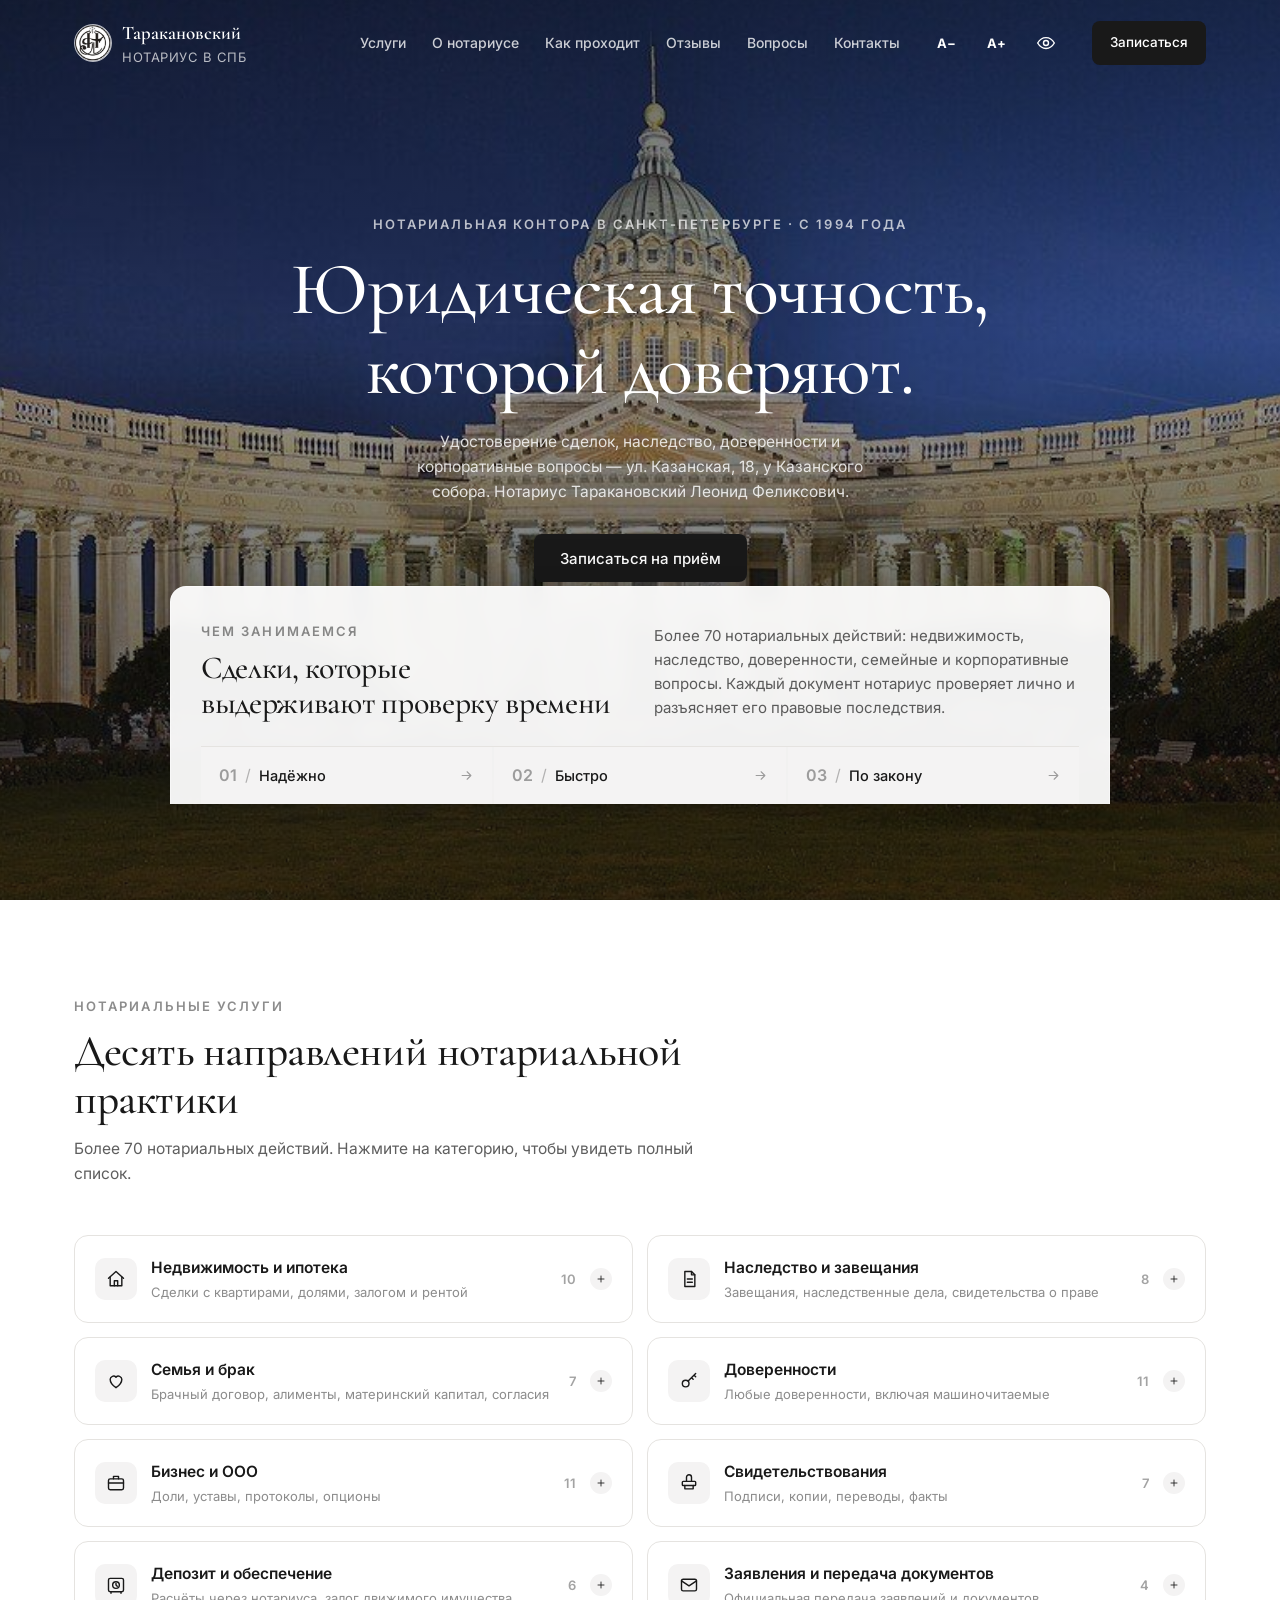
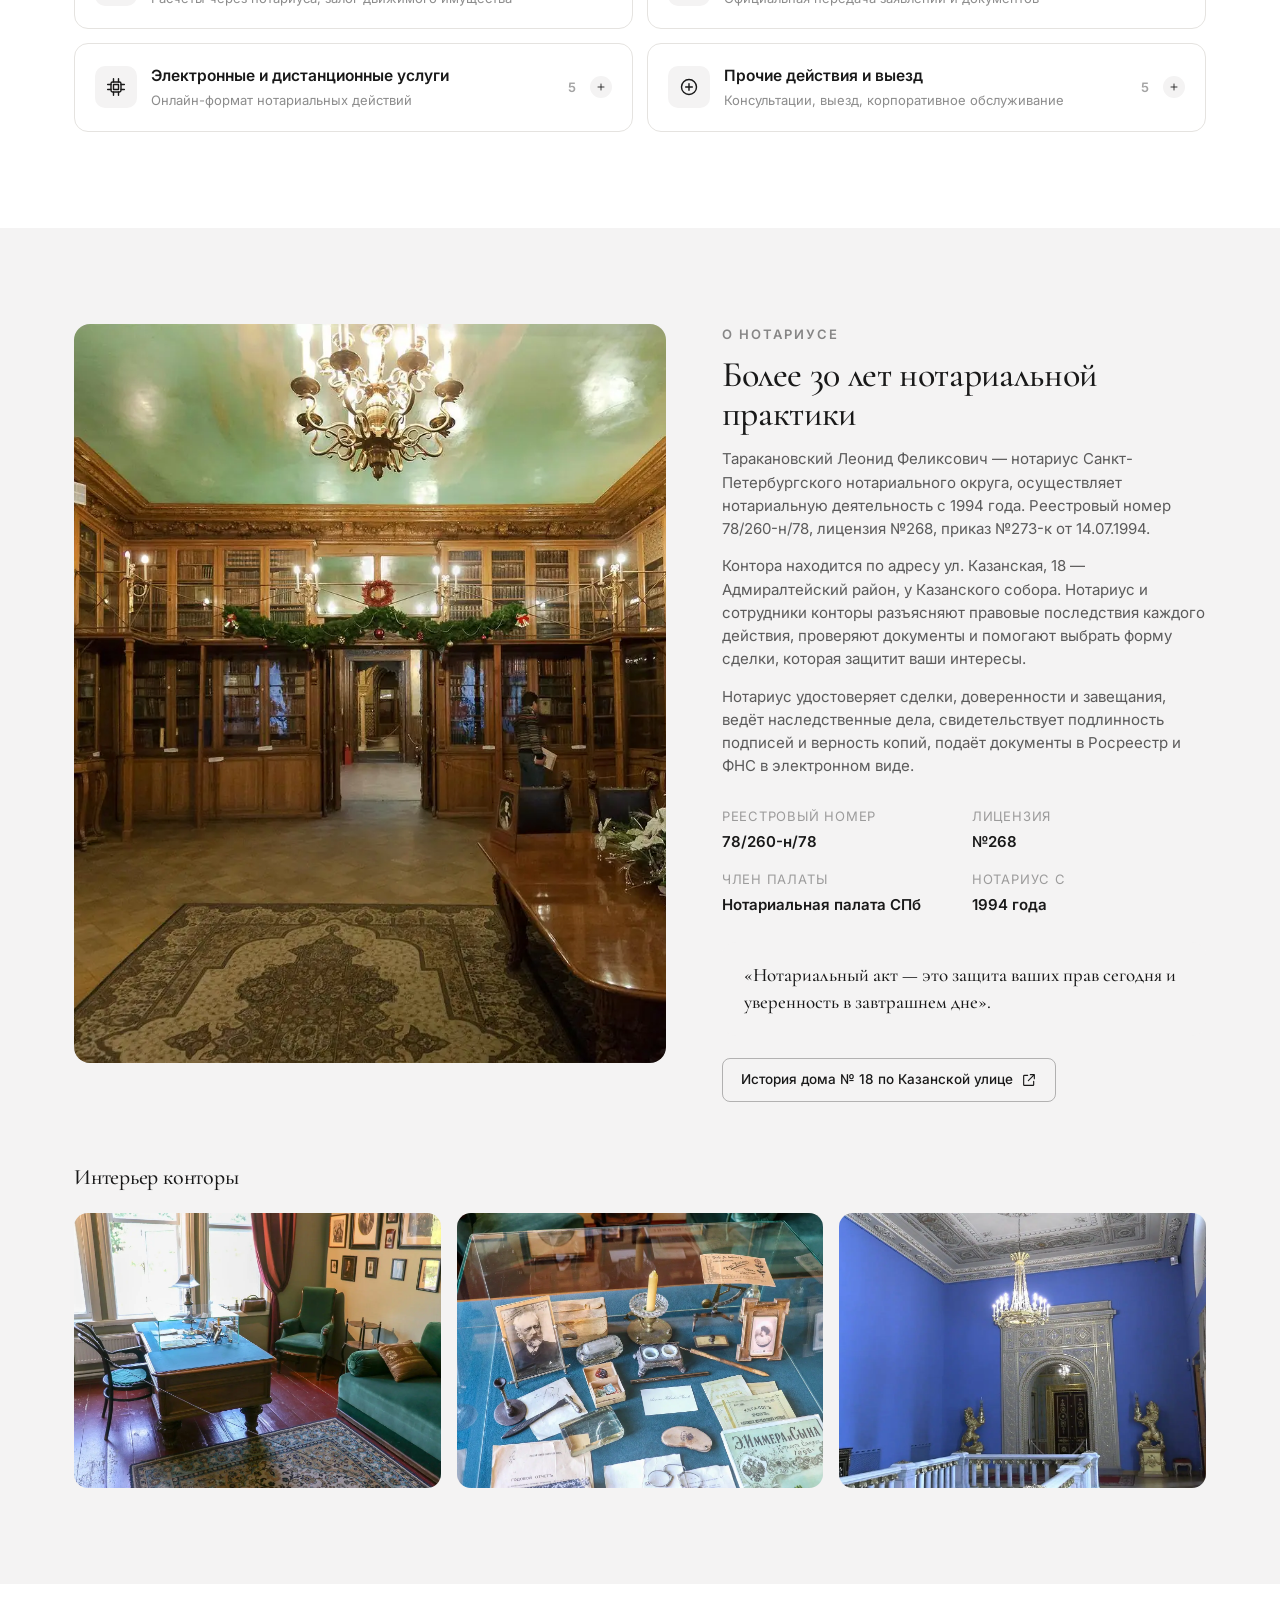
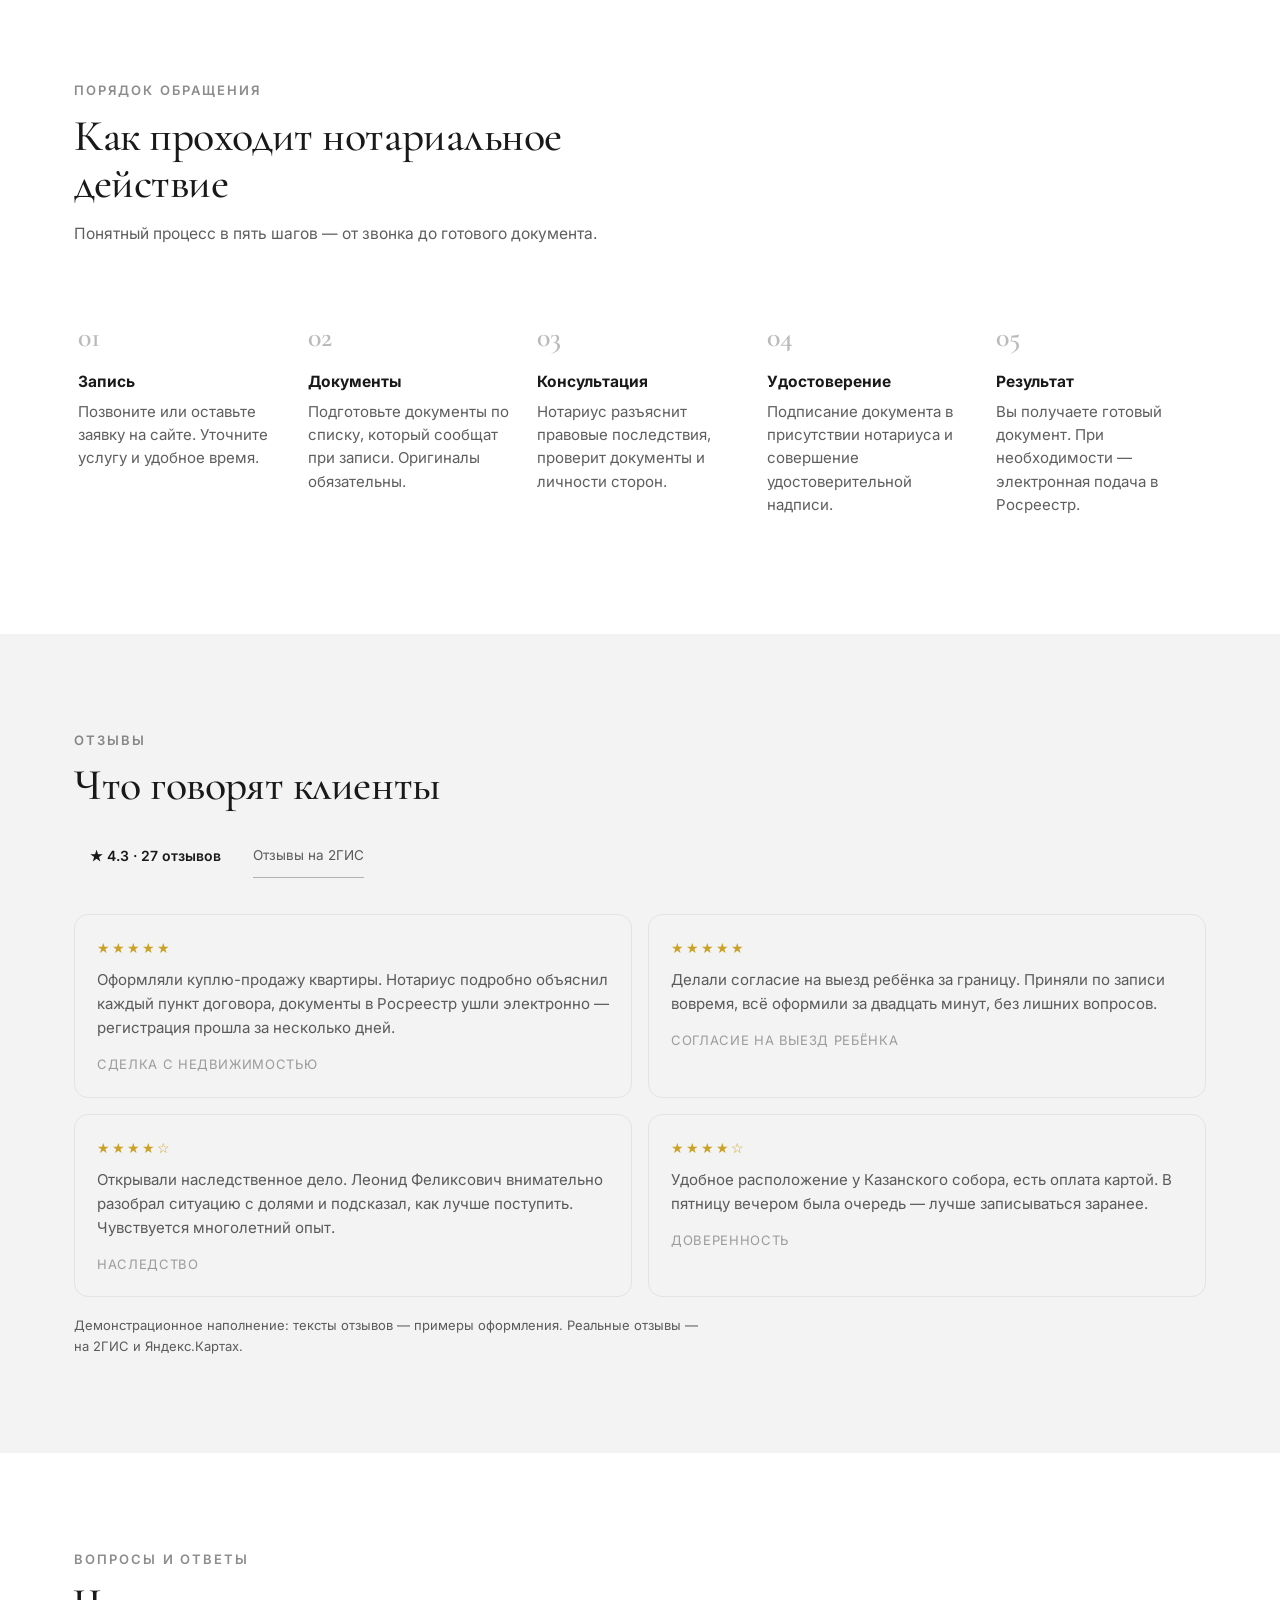
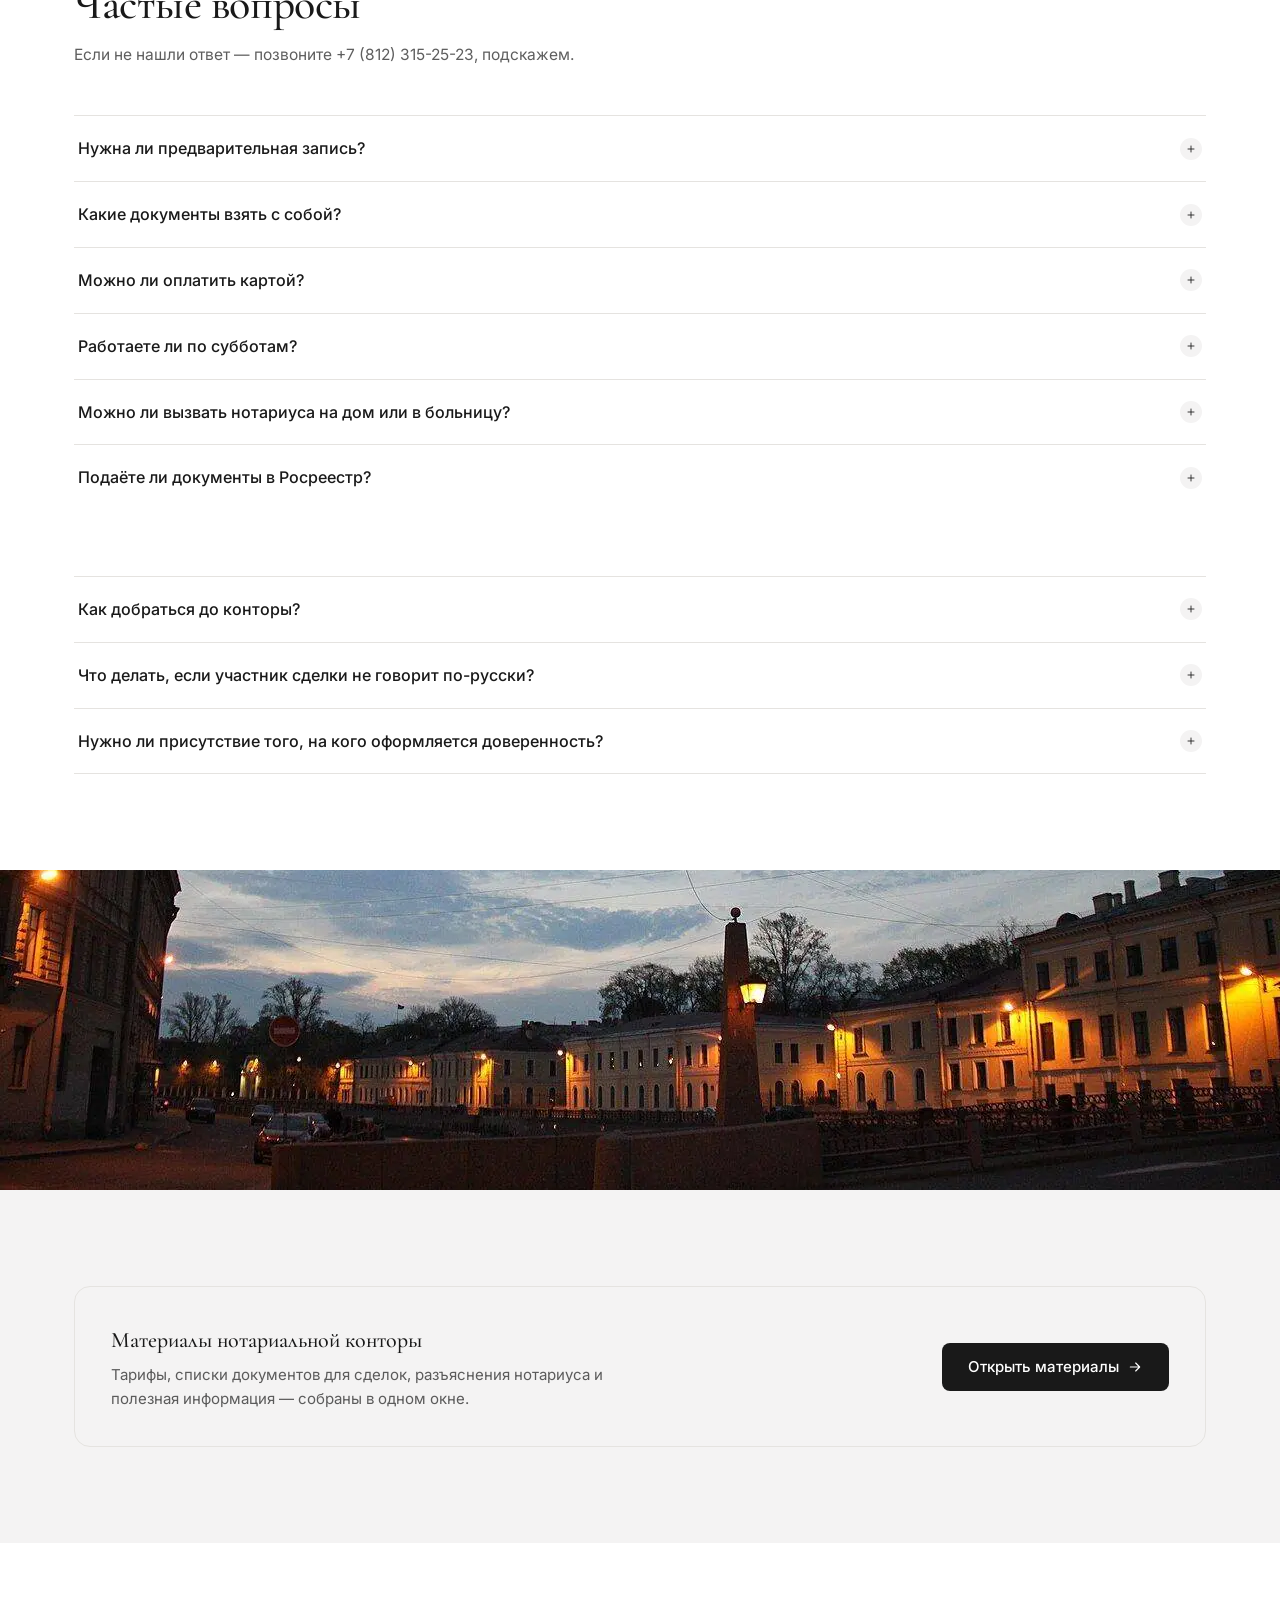
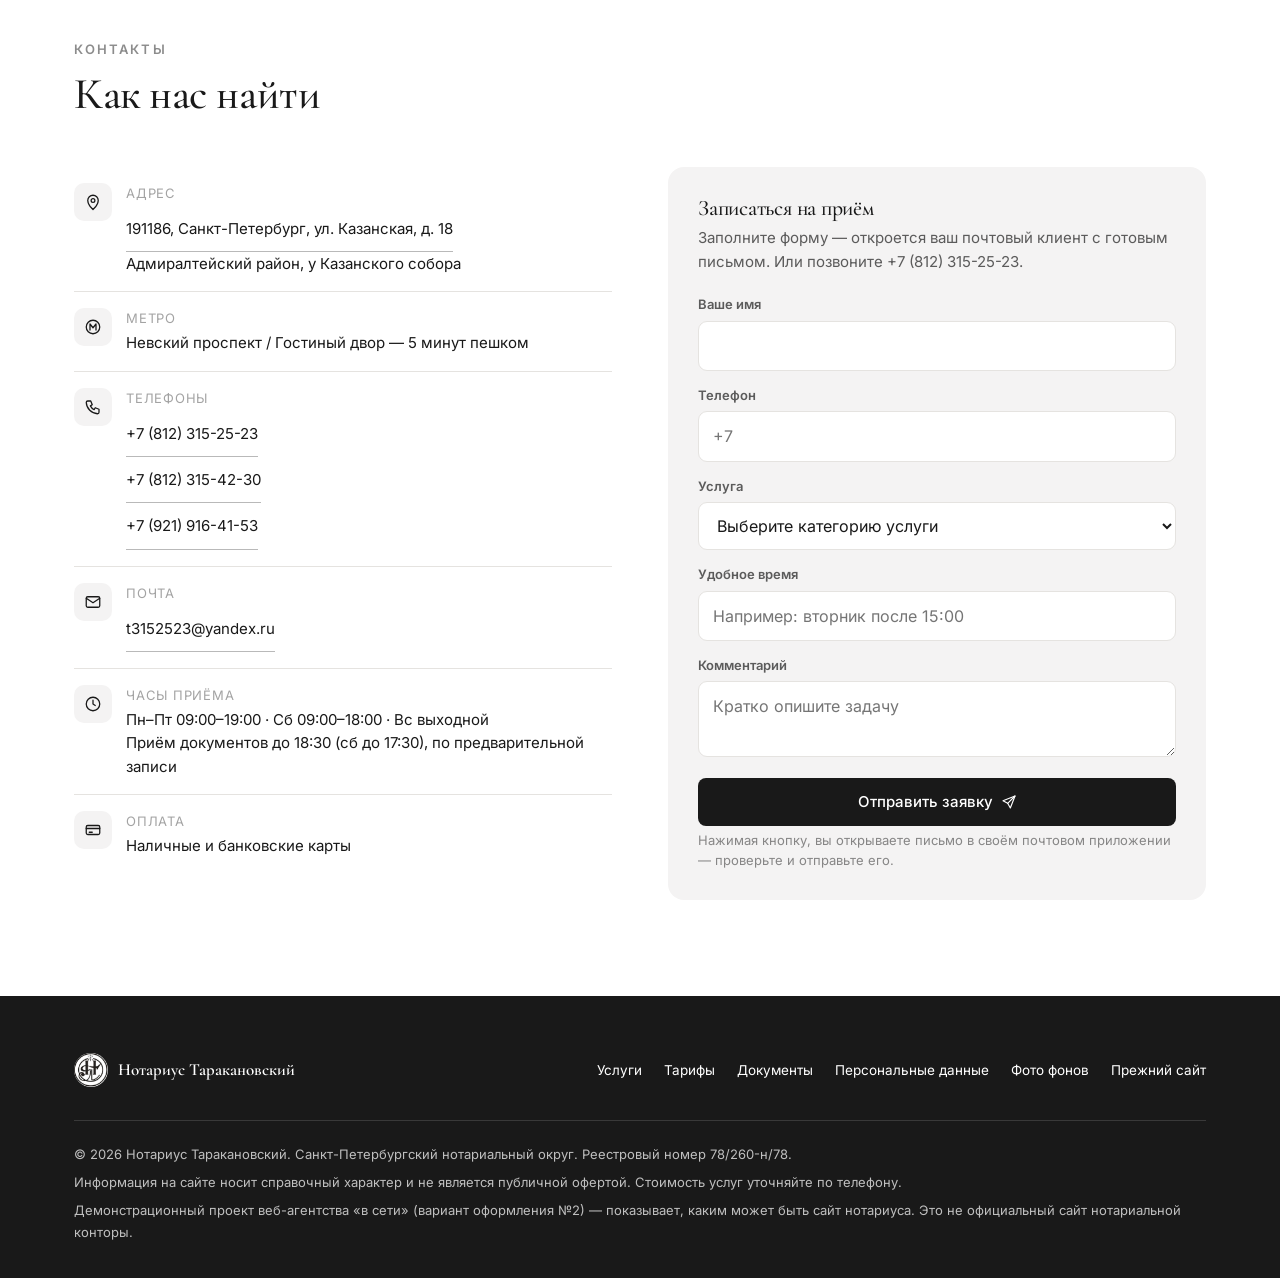
<file: index.html>
<!DOCTYPE html>
<html lang="ru">
<head>
<meta charset="utf-8">
<meta name="viewport" content="width=device-width, initial-scale=1, viewport-fit=cover">
<title>Нотариус Таракановский Л. Ф. — ул. Казанская, 18, СПб</title>
<meta name="description" content="Нотариус Таракановский Л. Ф., ул. Казанская, 18, Санкт-Петербург. Пн–пт 09:00–19:00, сб 09:00–18:00. Наследство, доверенности, сделки с недвижимостью, ООО. Запись: +7 (812) 315-25-23.">
<meta name="robots" content="noindex, nofollow, noarchive">
<meta name="geo.region" content="RU-SPE">
<meta name="geo.placename" content="Санкт-Петербург">
<meta name="geo.position" content="59.9334;30.3204">
<meta name="ICBM" content="59.9334, 30.3204">
<link rel="canonical" href="https://v2-tarakanovsky.vseti-site.ru/">
<meta property="og:type" content="website">
<meta property="og:locale" content="ru_RU">
<meta property="og:site_name" content="Нотариус Таракановский">
<meta property="og:title" content="Нотариус Таракановский Л. Ф. — ул. Казанская, 18, СПб">
<meta property="og:description" content="Нотариус Таракановский Л. Ф., ул. Казанская, 18, Санкт-Петербург. Пн–пт 09:00–19:00, сб 09:00–18:00. Наследство, доверенности, сделки с недвижимостью, ООО. Запись: +7 (812) 315-25-23.">
<meta property="og:url" content="https://v2-tarakanovsky.vseti-site.ru/">
<meta property="og:image" content="https://v2-tarakanovsky.vseti-site.ru/img/kazan_cathedral.jpg">
<meta name="twitter:card" content="summary_large_image">
<meta name="twitter:title" content="Нотариус Таракановский Л. Ф. — ул. Казанская, 18, СПб">
<meta name="twitter:description" content="Нотариус Таракановский Л. Ф., ул. Казанская, 18, Санкт-Петербург. Наследство, доверенности, сделки, ООО. Запись: +7 (812) 315-25-23.">
<meta name="twitter:image" content="https://v2-tarakanovsky.vseti-site.ru/img/kazan_cathedral.jpg">
<meta name="theme-color" content="#191919">
<link rel="icon" href="img/logo.jpg">
<link rel="apple-touch-icon" href="img/logo.jpg">
<link rel="stylesheet" href="assets/fonts.css">
<link rel="stylesheet" href="assets/style.css">
<script type="application/ld+json">{"@context": "https://schema.org", "@type": ["Notary", "LegalService", "LocalBusiness"], "@id": "https://v2-tarakanovsky.vseti-site.ru/#org", "name": "Нотариус Таракановский Леонид Феликсович", "alternateName": ["Нотариус Таракановский"], "url": "https://v2-tarakanovsky.vseti-site.ru/", "image": "https://v2-tarakanovsky.vseti-site.ru/img/kazan_cathedral.jpg", "description": "Нотариус Таракановский Л. Ф., ул. Казанская, 18, Санкт-Петербург. Пн–пт 09:00–19:00, сб 09:00–18:00. Наследство, доверенности, сделки с недвижимостью, ООО. Запись: +7 (812) 315-25-23.", "telephone": ["+78123152523", "+78123154230", "+79219164153"], "email": "t3152523@yandex.ru", "address": {"@type": "PostalAddress", "streetAddress": "ул. Казанская, д. 18", "addressLocality": "Санкт-Петербург", "postalCode": "191186", "addressRegion": "Санкт-Петербург", "addressCountry": "RU"}, "geo": {"@type": "GeoCoordinates", "latitude": 59.9334, "longitude": 30.3204}, "hasMap": "https://yandex.ru/maps/?text=Нотариус%20Таракановский%20ул.%20Казанская%2018%20Санкт-Петербург", "openingHoursSpecification": [{"@type": "OpeningHoursSpecification", "dayOfWeek": ["Monday", "Tuesday", "Wednesday", "Thursday", "Friday"], "opens": "09:00", "closes": "19:00"}, {"@type": "OpeningHoursSpecification", "dayOfWeek": ["Saturday"], "opens": "09:00", "closes": "18:00"}], "areaServed": [{"@type": "City", "name": "Санкт-Петербург"}, {"@type": "State", "name": "Ленинградская область"}], "paymentAccepted": "Наличные и банковские карты", "currenciesAccepted": "RUB", "priceRange": "₽₽", "foundingDate": "1994", "sameAs": ["https://2gis.ru/spb/search/%D0%A2%D0%B0%D1%80%D0%B0%D0%BA%D0%B0%D0%BD%D0%BE%D0%B2%D1%81%D0%BA%D0%B8%D0%B9%20%D0%BD%D0%BE%D1%82%D0%B0%D1%80%D0%B8%D1%83%D1%81", "http://казанская18.рф"], "employee": {"@type": "Person", "name": "Таракановский Леонид Феликсович", "jobTitle": "Нотариус", "memberOf": {"@type": "Organization", "name": "Нотариальная палата Санкт-Петербурга"}, "identifier": "78/260-н/78"}, "hasOfferCatalog": {"@type": "OfferCatalog", "name": "Нотариальные услуги", "itemListElement": [{"@type": "OfferCatalog", "name": "Недвижимость и ипотека", "itemListElement": [{"@type": "Offer", "itemOffered": {"@type": "Service", "name": "Купля-продажа квартиры, дома, участка", "serviceType": "Недвижимость и ипотека"}}, {"@type": "Offer", "itemOffered": {"@type": "Service", "name": "Продажа доли в квартире", "serviceType": "Недвижимость и ипотека"}}, {"@type": "Offer", "itemOffered": {"@type": "Service", "name": "Дарение недвижимости", "serviceType": "Недвижимость и ипотека"}}, {"@type": "Offer", "itemOffered": {"@type": "Service", "name": "Договор ренты и пожизненного содержания с иждивением", "serviceType": "Недвижимость и ипотека"}}, {"@type": "Offer", "itemOffered": {"@type": "Service", "name": "Договор ипотеки доли в праве общей собственности", "serviceType": "Недвижимость и ипотека"}}, {"@type": "Offer", "itemOffered": {"@type": "Service", "name": "Уведомление сособственника о продаже доли", "serviceType": "Недвижимость и ипотека"}}, {"@type": "Offer", "itemOffered": {"@type": "Service", "name": "Соглашение об определении долей", "serviceType": "Недвижимость и ипотека"}}, {"@type": "Offer", "itemOffered": {"@type": "Service", "name": "Соглашение о порядке пользования помещением", "serviceType": "Недвижимость и ипотека"}}, {"@type": "Offer", "itemOffered": {"@type": "Service", "name": "Предварительный договор", "serviceType": "Недвижимость и ипотека"}}, {"@type": "Offer", "itemOffered": {"@type": "Service", "name": "Электронная подача документов в Росреестр", "serviceType": "Недвижимость и ипотека"}}]}, {"@type": "OfferCatalog", "name": "Наследство и завещания", "itemListElement": [{"@type": "Offer", "itemOffered": {"@type": "Service", "name": "Удостоверение завещания", "serviceType": "Наследство и завещания"}}, {"@type": "Offer", "itemOffered": {"@type": "Service", "name": "Совместное завещание супругов", "serviceType": "Наследство и завещания"}}, {"@type": "Offer", "itemOffered": {"@type": "Service", "name": "Наследственный договор", "serviceType": "Наследство и завещания"}}, {"@type": "Offer", "itemOffered": {"@type": "Service", "name": "Открытие и ведение наследственного дела", "serviceType": "Наследство и завещания"}}, {"@type": "Offer", "itemOffered": {"@type": "Service", "name": "Свидетельство о праве на наследство", "serviceType": "Наследство и завещания"}}, {"@type": "Offer", "itemOffered": {"@type": "Service", "name": "Соглашение о разделе наследственного имущества", "serviceType": "Наследство и завещания"}}, {"@type": "Offer", "itemOffered": {"@type": "Service", "name": "Принятие мер по охране наследства", "serviceType": "Наследство и завещания"}}, {"@type": "Offer", "itemOffered": {"@type": "Service", "name": "Выезд к завещателю на дом или в больницу", "serviceType": "Наследство и завещания"}}]}, {"@type": "OfferCatalog", "name": "Семья и брак", "itemListElement": [{"@type": "Offer", "itemOffered": {"@type": "Service", "name": "Брачный договор", "serviceType": "Семья и брак"}}, {"@type": "Offer", "itemOffered": {"@type": "Service", "name": "Соглашение о разделе совместно нажитого имущества", "serviceType": "Семья и брак"}}, {"@type": "Offer", "itemOffered": {"@type": "Service", "name": "Соглашение об уплате алиментов", "serviceType": "Семья и брак"}}, {"@type": "Offer", "itemOffered": {"@type": "Service", "name": "Оформление материнского капитала в долевую собственность", "serviceType": "Семья и брак"}}, {"@type": "Offer", "itemOffered": {"@type": "Service", "name": "Согласие супруга на сделку", "serviceType": "Семья и брак"}}, {"@type": "Offer", "itemOffered": {"@type": "Service", "name": "Согласие на выезд ребёнка за границу", "serviceType": "Семья и брак"}}, {"@type": "Offer", "itemOffered": {"@type": "Service", "name": "Согласие на регистрацию по месту жительства", "serviceType": "Семья и брак"}}]}, {"@type": "OfferCatalog", "name": "Доверенности", "itemListElement": [{"@type": "Offer", "itemOffered": {"@type": "Service", "name": "Генеральная доверенность", "serviceType": "Доверенности"}}, {"@type": "Offer", "itemOffered": {"@type": "Service", "name": "На управление и распоряжение автомобилем", "serviceType": "Доверенности"}}, {"@type": "Offer", "itemOffered": {"@type": "Service", "name": "На управление квартирой", "serviceType": "Доверенности"}}, {"@type": "Offer", "itemOffered": {"@type": "Service", "name": "На представление интересов в суде", "serviceType": "Доверенности"}}, {"@type": "Offer", "itemOffered": {"@type": "Service", "name": "На представление интересов несовершеннолетнего", "serviceType": "Доверенности"}}, {"@type": "Offer", "itemOffered": {"@type": "Service", "name": "На получение пенсии и пособий", "serviceType": "Доверенности"}}, {"@type": "Offer", "itemOffered": {"@type": "Service", "name": "На ведение наследственного дела", "serviceType": "Доверенности"}}, {"@type": "Offer", "itemOffered": {"@type": "Service", "name": "На получение документов", "serviceType": "Доверенности"}}, {"@type": "Offer", "itemOffered": {"@type": "Service", "name": "На распоряжение банковским счётом", "serviceType": "Доверенности"}}, {"@type": "Offer", "itemOffered": {"@type": "Service", "name": "Машиночитаемая доверенность (МЧД)", "serviceType": "Доверенности"}}, {"@type": "Offer", "itemOffered": {"@type": "Service", "name": "Отмена доверенности", "serviceType": "Доверенности"}}]}, {"@type": "OfferCatalog", "name": "Бизнес и ООО", "itemListElement": [{"@type": "Offer", "itemOffered": {"@type": "Service", "name": "Купля-продажа доли в уставном капитале ООО", "serviceType": "Бизнес и ООО"}}, {"@type": "Offer", "itemOffered": {"@type": "Service", "name": "Дарение доли в уставном капитале", "serviceType": "Бизнес и ООО"}}, {"@type": "Offer", "itemOffered": {"@type": "Service", "name": "Залог доли", "serviceType": "Бизнес и ООО"}}, {"@type": "Offer", "itemOffered": {"@type": "Service", "name": "Удостоверение решения единственного участника", "serviceType": "Бизнес и ООО"}}, {"@type": "Offer", "itemOffered": {"@type": "Service", "name": "Удостоверение протокола общего собрания участников", "serviceType": "Бизнес и ООО"}}, {"@type": "Offer", "itemOffered": {"@type": "Service", "name": "Акцепт безотзывной оферты о продаже доли", "serviceType": "Бизнес и ООО"}}, {"@type": "Offer", "itemOffered": {"@type": "Service", "name": "Опционный договор и соглашение о предоставлении опциона", "serviceType": "Бизнес и ООО"}}, {"@type": "Offer", "itemOffered": {"@type": "Service", "name": "Договор конвертируемого займа", "serviceType": "Бизнес и ООО"}}, {"@type": "Offer", "itemOffered": {"@type": "Service", "name": "Заявление о выходе участника из ООО", "serviceType": "Бизнес и ООО"}}, {"@type": "Offer", "itemOffered": {"@type": "Service", "name": "Договор инвестиционного товарищества", "serviceType": "Бизнес и ООО"}}, {"@type": "Offer", "itemOffered": {"@type": "Service", "name": "Соглашение об управлении хозяйственным партнёрством", "serviceType": "Бизнес и ООО"}}]}, {"@type": "OfferCatalog", "name": "Свидетельствования", "itemListElement": [{"@type": "Offer", "itemOffered": {"@type": "Service", "name": "Свидетельствование подлинности подписи", "serviceType": "Свидетельствования"}}, {"@type": "Offer", "itemOffered": {"@type": "Service", "name": "Свидетельствование верности копий документов и выписок", "serviceType": "Свидетельствования"}}, {"@type": "Offer", "itemOffered": {"@type": "Service", "name": "Свидетельствование верности перевода", "serviceType": "Свидетельствования"}}, {"@type": "Offer", "itemOffered": {"@type": "Service", "name": "Удостоверение времени предъявления документа", "serviceType": "Свидетельствования"}}, {"@type": "Offer", "itemOffered": {"@type": "Service", "name": "Удостоверение равнозначности электронного и бумажного документа", "serviceType": "Свидетельствования"}}, {"@type": "Offer", "itemOffered": {"@type": "Service", "name": "Удостоверение факта нахождения гражданина в живых", "serviceType": "Свидетельствования"}}, {"@type": "Offer", "itemOffered": {"@type": "Service", "name": "Обеспечение доказательств в интернете (осмотр сайта)", "serviceType": "Свидетельствования"}}]}, {"@type": "OfferCatalog", "name": "Депозит и обеспечение", "itemListElement": [{"@type": "Offer", "itemOffered": {"@type": "Service", "name": "Нотариальный депозит по сделке с недвижимостью", "serviceType": "Депозит и обеспечение"}}, {"@type": "Offer", "itemOffered": {"@type": "Service", "name": "Депозит при банкротстве", "serviceType": "Депозит и обеспечение"}}, {"@type": "Offer", "itemOffered": {"@type": "Service", "name": "Регистрация уведомления о залоге движимого имущества", "serviceType": "Депозит и обеспечение"}}, {"@type": "Offer", "itemOffered": {"@type": "Service", "name": "Выписка из реестра уведомлений о залоге", "serviceType": "Депозит и обеспечение"}}, {"@type": "Offer", "itemOffered": {"@type": "Service", "name": "Исполнительная надпись", "serviceType": "Депозит и обеспечение"}}, {"@type": "Offer", "itemOffered": {"@type": "Service", "name": "Протест векселя", "serviceType": "Депозит и обеспечение"}}]}, {"@type": "OfferCatalog", "name": "Заявления и передача документов", "itemListElement": [{"@type": "Offer", "itemOffered": {"@type": "Service", "name": "Передача заявлений и документов почтой и по каналам связи", "serviceType": "Заявления и передача документов"}}, {"@type": "Offer", "itemOffered": {"@type": "Service", "name": "Свидетельство о передаче заявления", "serviceType": "Заявления и передача документов"}}, {"@type": "Offer", "itemOffered": {"@type": "Service", "name": "Принятие на хранение документов", "serviceType": "Заявления и передача документов"}}, {"@type": "Offer", "itemOffered": {"@type": "Service", "name": "Обеспечение доказательств", "serviceType": "Заявления и передача документов"}}]}, {"@type": "OfferCatalog", "name": "Электронные и дистанционные услуги", "itemListElement": [{"@type": "Offer", "itemOffered": {"@type": "Service", "name": "Дистанционная сделка с участием двух нотариусов", "serviceType": "Электронные и дистанционные услуги"}}, {"@type": "Offer", "itemOffered": {"@type": "Service", "name": "Электронная подача документов в Росреестр и ФНС", "serviceType": "Электронные и дистанционные услуги"}}, {"@type": "Offer", "itemOffered": {"@type": "Service", "name": "Удостоверение равнозначности документов", "serviceType": "Электронные и дистанционные услуги"}}, {"@type": "Offer", "itemOffered": {"@type": "Service", "name": "Выписки из ЕГРН и ЕГРЮЛ через нотариуса", "serviceType": "Электронные и дистанционные услуги"}}, {"@type": "Offer", "itemOffered": {"@type": "Service", "name": "Машиночитаемые доверенности", "serviceType": "Электронные и дистанционные услуги"}}]}, {"@type": "OfferCatalog", "name": "Прочие действия и выезд", "itemListElement": [{"@type": "Offer", "itemOffered": {"@type": "Service", "name": "Правовая консультация по нотариальному действию", "serviceType": "Прочие действия и выезд"}}, {"@type": "Offer", "itemOffered": {"@type": "Service", "name": "Выезд нотариуса на дом, в больницу, в офис", "serviceType": "Прочие действия и выезд"}}, {"@type": "Offer", "itemOffered": {"@type": "Service", "name": "Корпоративное обслуживание организаций", "serviceType": "Прочие действия и выезд"}}, {"@type": "Offer", "itemOffered": {"@type": "Service", "name": "Составление проектов договоров и заявлений", "serviceType": "Прочие действия и выезд"}}, {"@type": "Offer", "itemOffered": {"@type": "Service", "name": "Помощь в подборе формы сделки", "serviceType": "Прочие действия и выезд"}}]}]}, "aggregateRating": {"@type": "AggregateRating", "ratingValue": 4.3, "reviewCount": 27, "bestRating": 5, "worstRating": 1}}</script>
</head>
<body>
<script>document.documentElement.className+=' js-anim';</script>
<svg style="position:absolute;width:0;height:0" aria-hidden="true"><symbol id="ico-home" viewBox="0 0 24 24"><path d="M3 11l9-8 9 8"/><path d="M5 10v10h14V10"/><path d="M10 20v-6h4v6"/></symbol><symbol id="ico-scroll" viewBox="0 0 24 24"><path d="M7 3h8l4 4v14H7z"/><path d="M15 3v4h4"/><path d="M10 12h6M10 16h6"/></symbol><symbol id="ico-heart" viewBox="0 0 24 24"><path d="M12 20s-7-4.4-7-10a4 4 0 0 1 7-2.5A4 4 0 0 1 19 10c0 5.6-7 10-7 10z"/></symbol><symbol id="ico-key" viewBox="0 0 24 24"><circle cx="8" cy="15" r="4"/><path d="M11 12l9-9M15 8l2 2M18 5l2 2"/></symbol><symbol id="ico-briefcase" viewBox="0 0 24 24"><rect x="3" y="7" width="18" height="13" rx="2"/><path d="M9 7V4h6v3M3 12h18"/></symbol><symbol id="ico-stamp" viewBox="0 0 24 24"><path d="M9 10V5a3 3 0 0 1 6 0v5"/><rect x="4" y="10" width="16" height="5" rx="1"/><path d="M7 15v4h10v-4"/></symbol><symbol id="ico-safe" viewBox="0 0 24 24"><rect x="3" y="4" width="18" height="16" rx="2"/><circle cx="12" cy="12" r="4"/><path d="M12 10v2l1.5 1.5M6 20v2M18 20v2"/></symbol><symbol id="ico-mail" viewBox="0 0 24 24"><rect x="3" y="5" width="18" height="14" rx="2"/><path d="M3 7l9 6 9-6"/></symbol><symbol id="ico-chip" viewBox="0 0 24 24"><rect x="6" y="6" width="12" height="12" rx="2"/><rect x="9" y="9" width="6" height="6"/><path d="M9 2v4M15 2v4M9 18v4M15 18v4M2 9h4M2 15h4M18 9h4M18 15h4"/></symbol><symbol id="ico-plus" viewBox="0 0 24 24"><circle cx="12" cy="12" r="9"/><path d="M12 8v8M8 12h8"/></symbol><symbol id="ico-plus-s" viewBox="0 0 24 24"><path d="M12 6v12M6 12h12"/></symbol><symbol id="ico-pin" viewBox="0 0 24 24"><path d="M12 22s7-6.2 7-12a7 7 0 0 0-14 0c0 5.8 7 12 7 12z"/><circle cx="12" cy="10" r="2.5"/></symbol><symbol id="ico-phone" viewBox="0 0 24 24"><path d="M5 4h4l2 5-2.5 1.5a11 11 0 0 0 5 5L15 13l5 2v4a2 2 0 0 1-2 2A16 16 0 0 1 3 6a2 2 0 0 1 2-2z"/></symbol><symbol id="ico-calendar" viewBox="0 0 24 24"><rect x="3" y="5" width="18" height="16" rx="2"/><path d="M3 10h18M8 3v4M16 3v4"/><path d="M8 14h3v3H8z"/></symbol><symbol id="ico-clock" viewBox="0 0 24 24"><circle cx="12" cy="12" r="9"/><path d="M12 7v5l3 2"/></symbol><symbol id="ico-arrow" viewBox="0 0 24 24"><path d="M5 12h14M13 6l6 6-6 6"/></symbol><symbol id="ico-check" viewBox="0 0 24 24"><path d="M5 12l4 4L19 7"/></symbol><symbol id="ico-eye" viewBox="0 0 24 24"><path d="M2 12s3.8-6.5 10-6.5S22 12 22 12s-3.8 6.5-10 6.5S2 12 2 12Z"/><circle cx="12" cy="12" r="3"/></symbol><symbol id="ico-card" viewBox="0 0 24 24"><rect x="3" y="6" width="18" height="12" rx="2"/><path d="M3 10h18M7 15h4"/></symbol><symbol id="ico-metro" viewBox="0 0 24 24"><circle cx="12" cy="12" r="9"/><path d="M8 16V8l4 5 4-5v8"/></symbol><symbol id="ico-send" viewBox="0 0 24 24"><path d="M21 3L10 14"/><path d="M21 3l-7 18-4-7-7-4z"/></symbol><symbol id="ico-ext" viewBox="0 0 24 24"><path d="M14 4h6v6M20 4l-9 9"/><path d="M19 14v5a1 1 0 0 1-1 1H5a1 1 0 0 1-1-1V6a1 1 0 0 1 1-1h5"/></symbol></svg>

<!-- ===== header ===== -->
<header class="hdr on-photo" id="hdr">
  <div class="container hdr-in">
    <a href="#home" class="brand"><img src="img/logo.jpg" alt="Логотип нотариуса Таракановского" width="38" height="38" loading="eager" fetchpriority="high"><span><b>Таракановский</b><small>Нотариус в СПб</small></span></a>
    <nav class="hdr-nav" aria-label="Разделы">
      <a href="#services">Услуги</a>
      <a href="#about">О нотариусе</a>
      <a href="#how">Как проходит</a>
      <a href="#reviews">Отзывы</a>
      <a href="#faq">Вопросы</a>
      <a href="#contacts">Контакты</a>
    </nav>
    <div class="hdr-tools" role="group" aria-label="Специальные возможности">
      <button class="tool" id="fsDown" type="button" title="Мельче" aria-label="Уменьшить текст">А−</button>
      <button class="tool" id="fsUp" type="button" title="Крупнее" aria-label="Увеличить текст">А+</button>
      <button class="tool" id="hcBtn" type="button" title="Для слабовидящих" aria-label="Версия для слабовидящих" aria-pressed="false"><svg class="ico"><use href="#ico-eye"/></svg></button>
    </div>
    <a href="#contacts" class="btn btn-dark btn-sm hdr-cta">Записаться</a>
    <button class="tool hdr-burger" id="burger" type="button" aria-controls="mmenu" aria-expanded="false" aria-label="Меню"><svg class="ico" viewBox="0 0 24 24" style="stroke:currentColor;fill:none;stroke-width:1.7"><path d="M4 7h16M4 12h16M4 17h16"/></svg></button>
  </div>
</header>

<!-- ===== мобильное меню ===== -->
<nav class="mmenu" id="mmenu" aria-label="Меню">
  <div class="mmenu-top"><button id="mmenuClose" type="button" aria-label="Закрыть"><svg class="ico" viewBox="0 0 24 24" style="stroke:currentColor;fill:none;stroke-width:1.7"><path d="M6 6l12 12M18 6L6 18"/></svg></button></div>
  <ul>
    <li><a href="#services">Услуги</a></li>
    <li><a href="#about">О нотариусе</a></li>
    <li><a href="#how">Как проходит</a></li>
    <li><a href="#reviews">Отзывы</a></li>
    <li><a href="#faq">Вопросы</a></li>
    <li><a href="#contacts">Контакты</a></li>
  </ul>
  <a href="#contacts" class="btn btn-dark">Записаться на приём</a>
</nav>

<main>
<!-- ===== HERO ===== -->
<section class="hero" id="home">
  <div class="hero-bg"><img src="img/kazan_cathedral.jpg" alt="Казанский собор, Санкт-Петербург" width="1280" height="579" loading="eager" fetchpriority="high"></div>
  <div class="hero-in">
    <span class="kicker">Нотариальная контора в Санкт-Петербурге · с 1994 года</span>
    <h1 class="h-serif"><span>Юридическая точность,</span><span>которой доверяют.</span></h1>
    <p class="lead">Удостоверение сделок, наследство, доверенности и корпоративные вопросы — ул. Казанская, 18, у Казанского собора. Нотариус Таракановский Леонид Феликсович.</p>
    <a href="#contacts" class="btn btn-dark">Записаться на приём</a>
  </div>
  <div class="hero-panel-wrap">
    <div class="hero-panel">
      <div class="hp-row1">
        <div>
          <span class="kicker">Чем занимаемся</span>
          <h2 class="h-serif">Сделки, которые<br>выдерживают проверку времени</h2>
        </div>
        <p class="hp-r">Более 70 нотариальных действий: недвижимость, наследство, доверенности, семейные и корпоративные вопросы. Каждый документ нотариус проверяет лично и разъясняет его правовые последствия.</p>
      </div>
      <div class="hp-div"></div>
      <div class="hp-row2">
        <div class="hp-item" data-goto="about"><span><span class="n">01</span><span class="sl">/</span><span class="lbl">Надёжно</span></span><svg class="ico"><use href="#ico-arrow"/></svg></div>
        <div class="hp-item" data-goto="how"><span><span class="n">02</span><span class="sl">/</span><span class="lbl">Быстро</span></span><svg class="ico"><use href="#ico-arrow"/></svg></div>
        <div class="hp-item" data-goto="contacts"><span><span class="n">03</span><span class="sl">/</span><span class="lbl">По закону</span></span><svg class="ico"><use href="#ico-arrow"/></svg></div>
      </div>
    </div>
  </div>
</section>

<!-- ===== УСЛУГИ ===== -->
<section id="services">
  <div class="container">
    <div class="sec-head" data-reveal>
      <span class="kicker">Нотариальные услуги</span>
      <h2 class="h-serif">Десять направлений нотариальной практики</h2>
      <p class="lead" style="margin-top:14px">Более 70 нотариальных действий. Нажмите на категорию, чтобы увидеть полный список.</p>
    </div>
    <div class="svc-grid">
<div class="svc-card" data-reveal style="--i:1">
  <button class="svc-head" type="button" aria-expanded="false">
    <span class="svc-ic"><svg class="ico"><use href="#ico-home"/></svg></span>
    <span class="svc-t"><b>Недвижимость и ипотека</b><small>Сделки с квартирами, долями, залогом и рентой</small></span>
    <span class="svc-n">10</span>
    <span class="svc-pl"><svg class="ico"><use href="#ico-plus-s"/></svg></span>
  </button>
  <div class="svc-drop"><ul><li>Купля-продажа квартиры, дома, участка</li><li>Продажа доли в квартире</li><li>Дарение недвижимости</li><li>Договор ренты и пожизненного содержания с иждивением</li><li>Договор ипотеки доли в праве общей собственности</li><li>Уведомление сособственника о продаже доли</li><li>Соглашение об определении долей</li><li>Соглашение о порядке пользования помещением</li><li>Предварительный договор</li><li>Электронная подача документов в Росреестр</li></ul>
    <button class="btn btn-line btn-sm svc-book" type="button" data-cat="Недвижимость и ипотека">Записаться по этой категории <svg class="ico"><use href="#ico-arrow"/></svg></button>
  </div>
</div>
<div class="svc-card" data-reveal style="--i:2">
  <button class="svc-head" type="button" aria-expanded="false">
    <span class="svc-ic"><svg class="ico"><use href="#ico-scroll"/></svg></span>
    <span class="svc-t"><b>Наследство и завещания</b><small>Завещания, наследственные дела, свидетельства о праве</small></span>
    <span class="svc-n">8</span>
    <span class="svc-pl"><svg class="ico"><use href="#ico-plus-s"/></svg></span>
  </button>
  <div class="svc-drop"><ul><li>Удостоверение завещания</li><li>Совместное завещание супругов</li><li>Наследственный договор</li><li>Открытие и ведение наследственного дела</li><li>Свидетельство о праве на наследство</li><li>Соглашение о разделе наследственного имущества</li><li>Принятие мер по охране наследства</li><li>Выезд к завещателю на дом или в больницу</li></ul>
    <button class="btn btn-line btn-sm svc-book" type="button" data-cat="Наследство и завещания">Записаться по этой категории <svg class="ico"><use href="#ico-arrow"/></svg></button>
  </div>
</div>
<div class="svc-card" data-reveal style="--i:3">
  <button class="svc-head" type="button" aria-expanded="false">
    <span class="svc-ic"><svg class="ico"><use href="#ico-heart"/></svg></span>
    <span class="svc-t"><b>Семья и брак</b><small>Брачный договор, алименты, материнский капитал, согласия</small></span>
    <span class="svc-n">7</span>
    <span class="svc-pl"><svg class="ico"><use href="#ico-plus-s"/></svg></span>
  </button>
  <div class="svc-drop"><ul><li>Брачный договор</li><li>Соглашение о разделе совместно нажитого имущества</li><li>Соглашение об уплате алиментов</li><li>Оформление материнского капитала в долевую собственность</li><li>Согласие супруга на сделку</li><li>Согласие на выезд ребёнка за границу</li><li>Согласие на регистрацию по месту жительства</li></ul>
    <button class="btn btn-line btn-sm svc-book" type="button" data-cat="Семья и брак">Записаться по этой категории <svg class="ico"><use href="#ico-arrow"/></svg></button>
  </div>
</div>
<div class="svc-card" data-reveal style="--i:4">
  <button class="svc-head" type="button" aria-expanded="false">
    <span class="svc-ic"><svg class="ico"><use href="#ico-key"/></svg></span>
    <span class="svc-t"><b>Доверенности</b><small>Любые доверенности, включая машиночитаемые</small></span>
    <span class="svc-n">11</span>
    <span class="svc-pl"><svg class="ico"><use href="#ico-plus-s"/></svg></span>
  </button>
  <div class="svc-drop"><ul><li>Генеральная доверенность</li><li>На управление и распоряжение автомобилем</li><li>На управление квартирой</li><li>На представление интересов в суде</li><li>На представление интересов несовершеннолетнего</li><li>На получение пенсии и пособий</li><li>На ведение наследственного дела</li><li>На получение документов</li><li>На распоряжение банковским счётом</li><li>Машиночитаемая доверенность (МЧД)</li><li>Отмена доверенности</li></ul>
    <button class="btn btn-line btn-sm svc-book" type="button" data-cat="Доверенности">Записаться по этой категории <svg class="ico"><use href="#ico-arrow"/></svg></button>
  </div>
</div>
<div class="svc-card" data-reveal style="--i:5">
  <button class="svc-head" type="button" aria-expanded="false">
    <span class="svc-ic"><svg class="ico"><use href="#ico-briefcase"/></svg></span>
    <span class="svc-t"><b>Бизнес и ООО</b><small>Доли, уставы, протоколы, опционы</small></span>
    <span class="svc-n">11</span>
    <span class="svc-pl"><svg class="ico"><use href="#ico-plus-s"/></svg></span>
  </button>
  <div class="svc-drop"><ul><li>Купля-продажа доли в уставном капитале ООО</li><li>Дарение доли в уставном капитале</li><li>Залог доли</li><li>Удостоверение решения единственного участника</li><li>Удостоверение протокола общего собрания участников</li><li>Акцепт безотзывной оферты о продаже доли</li><li>Опционный договор и соглашение о предоставлении опциона</li><li>Договор конвертируемого займа</li><li>Заявление о выходе участника из ООО</li><li>Договор инвестиционного товарищества</li><li>Соглашение об управлении хозяйственным партнёрством</li></ul>
    <button class="btn btn-line btn-sm svc-book" type="button" data-cat="Бизнес и ООО">Записаться по этой категории <svg class="ico"><use href="#ico-arrow"/></svg></button>
  </div>
</div>
<div class="svc-card" data-reveal style="--i:6">
  <button class="svc-head" type="button" aria-expanded="false">
    <span class="svc-ic"><svg class="ico"><use href="#ico-stamp"/></svg></span>
    <span class="svc-t"><b>Свидетельствования</b><small>Подписи, копии, переводы, факты</small></span>
    <span class="svc-n">7</span>
    <span class="svc-pl"><svg class="ico"><use href="#ico-plus-s"/></svg></span>
  </button>
  <div class="svc-drop"><ul><li>Свидетельствование подлинности подписи</li><li>Свидетельствование верности копий документов и выписок</li><li>Свидетельствование верности перевода</li><li>Удостоверение времени предъявления документа</li><li>Удостоверение равнозначности электронного и бумажного документа</li><li>Удостоверение факта нахождения гражданина в живых</li><li>Обеспечение доказательств в интернете (осмотр сайта)</li></ul>
    <button class="btn btn-line btn-sm svc-book" type="button" data-cat="Свидетельствования">Записаться по этой категории <svg class="ico"><use href="#ico-arrow"/></svg></button>
  </div>
</div>
<div class="svc-card" data-reveal style="--i:7">
  <button class="svc-head" type="button" aria-expanded="false">
    <span class="svc-ic"><svg class="ico"><use href="#ico-safe"/></svg></span>
    <span class="svc-t"><b>Депозит и обеспечение</b><small>Расчёты через нотариуса, залог движимого имущества</small></span>
    <span class="svc-n">6</span>
    <span class="svc-pl"><svg class="ico"><use href="#ico-plus-s"/></svg></span>
  </button>
  <div class="svc-drop"><ul><li>Нотариальный депозит по сделке с недвижимостью</li><li>Депозит при банкротстве</li><li>Регистрация уведомления о залоге движимого имущества</li><li>Выписка из реестра уведомлений о залоге</li><li>Исполнительная надпись</li><li>Протест векселя</li></ul>
    <button class="btn btn-line btn-sm svc-book" type="button" data-cat="Депозит и обеспечение">Записаться по этой категории <svg class="ico"><use href="#ico-arrow"/></svg></button>
  </div>
</div>
<div class="svc-card" data-reveal style="--i:8">
  <button class="svc-head" type="button" aria-expanded="false">
    <span class="svc-ic"><svg class="ico"><use href="#ico-mail"/></svg></span>
    <span class="svc-t"><b>Заявления и передача документов</b><small>Официальная передача заявлений и документов</small></span>
    <span class="svc-n">4</span>
    <span class="svc-pl"><svg class="ico"><use href="#ico-plus-s"/></svg></span>
  </button>
  <div class="svc-drop"><ul><li>Передача заявлений и документов почтой и по каналам связи</li><li>Свидетельство о передаче заявления</li><li>Принятие на хранение документов</li><li>Обеспечение доказательств</li></ul>
    <button class="btn btn-line btn-sm svc-book" type="button" data-cat="Заявления и передача документов">Записаться по этой категории <svg class="ico"><use href="#ico-arrow"/></svg></button>
  </div>
</div>
<div class="svc-card" data-reveal style="--i:9">
  <button class="svc-head" type="button" aria-expanded="false">
    <span class="svc-ic"><svg class="ico"><use href="#ico-chip"/></svg></span>
    <span class="svc-t"><b>Электронные и дистанционные услуги</b><small>Онлайн-формат нотариальных действий</small></span>
    <span class="svc-n">5</span>
    <span class="svc-pl"><svg class="ico"><use href="#ico-plus-s"/></svg></span>
  </button>
  <div class="svc-drop"><ul><li>Дистанционная сделка с участием двух нотариусов</li><li>Электронная подача документов в Росреестр и ФНС</li><li>Удостоверение равнозначности документов</li><li>Выписки из ЕГРН и ЕГРЮЛ через нотариуса</li><li>Машиночитаемые доверенности</li></ul>
    <button class="btn btn-line btn-sm svc-book" type="button" data-cat="Электронные и дистанционные услуги">Записаться по этой категории <svg class="ico"><use href="#ico-arrow"/></svg></button>
  </div>
</div>
<div class="svc-card" data-reveal style="--i:10">
  <button class="svc-head" type="button" aria-expanded="false">
    <span class="svc-ic"><svg class="ico"><use href="#ico-plus"/></svg></span>
    <span class="svc-t"><b>Прочие действия и выезд</b><small>Консультации, выезд, корпоративное обслуживание</small></span>
    <span class="svc-n">5</span>
    <span class="svc-pl"><svg class="ico"><use href="#ico-plus-s"/></svg></span>
  </button>
  <div class="svc-drop"><ul><li>Правовая консультация по нотариальному действию</li><li>Выезд нотариуса на дом, в больницу, в офис</li><li>Корпоративное обслуживание организаций</li><li>Составление проектов договоров и заявлений</li><li>Помощь в подборе формы сделки</li></ul>
    <button class="btn btn-line btn-sm svc-book" type="button" data-cat="Прочие действия и выезд">Записаться по этой категории <svg class="ico"><use href="#ico-arrow"/></svg></button>
  </div>
</div>
    </div>
  </div>
</section>

<!-- ===== О НОТАРИУСЕ ===== -->
<section class="sec-alt" id="about">
  <div class="container">
    <div class="about-wrap">
      <div class="about-photo" data-reveal><picture><source type="image/webp" srcset="img/int_biblioteka.webp"><img src="img/int_biblioteka.jpg" alt="Интерьер кабинета нотариуса" width="1600" height="1067" loading="lazy" decoding="async"></picture></div>
      <div data-reveal>
        <span class="kicker">О нотариусе</span>
        <h2 class="h-serif" style="font-size:clamp(24px,3vw,36px);margin-top:12px">Более 30 лет нотариальной практики</h2>
        <div class="about-txt">
          <p>Таракановский Леонид Феликсович — нотариус Санкт-Петербургского нотариального округа, осуществляет нотариальную деятельность с 1994 года. Реестровый номер 78/260-н/78, лицензия №268, приказ №273-к от 14.07.1994.</p>
          <p>Контора находится по адресу ул. Казанская, 18 — Адмиралтейский район, у Казанского собора. Нотариус и сотрудники конторы разъясняют правовые последствия каждого действия, проверяют документы и помогают выбрать форму сделки, которая защитит ваши интересы.</p>
          <p>Нотариус удостоверяет сделки, доверенности и завещания, ведёт наследственные дела, свидетельствует подлинность подписей и верность копий, подаёт документы в Росреестр и ФНС в электронном виде.</p>
        </div>
        <div class="cred-grid">
          <div class="cred-i"><small>Реестровый номер</small><b>78/260-н/78</b></div>
          <div class="cred-i"><small>Лицензия</small><b>№268</b></div>
          <div class="cred-i"><small>Член палаты</small><b>Нотариальная палата СПб</b></div>
          <div class="cred-i"><small>Нотариус с</small><b>1994 года</b></div>
        </div>
        <p class="quote">«Нотариальный акт — это защита ваших прав сегодня и уверенность в завтрашнем дне».</p>
        <button class="btn btn-line btn-sm" type="button" data-info="useful" style="margin-top:22px">История дома № 18 по Казанской улице <svg class="ico"><use href="#ico-ext"/></svg></button>
      </div>
    </div>
    <div class="gallery-head" data-reveal><h3 class="h-serif">Интерьер конторы</h3></div>
    <div class="gallery-grid">
<div class="gallery-item" data-reveal style="--i:1"><picture><source type="image/webp" srcset="img/int_kabinet.webp"><img src="img/int_kabinet.jpg" alt="Кабинет приёма в нотариальной конторе" width="1600" height="1067" loading="lazy" decoding="async"></picture></div>
<div class="gallery-item" data-reveal style="--i:2"><picture><source type="image/webp" srcset="img/int_stol.webp"><img src="img/int_stol.jpg" alt="Рабочий стол нотариуса" width="1600" height="1067" loading="lazy" decoding="async"></picture></div>
<div class="gallery-item" data-reveal style="--i:3"><picture><source type="image/webp" srcset="img/int_zal.webp"><img src="img/int_zal.jpg" alt="Зал ожидания нотариальной конторы" width="1600" height="900" loading="lazy" decoding="async"></picture></div>
    </div>
  </div>
</section>

<!-- ===== КАК ПРОХОДИТ ===== -->
<section id="how">
  <div class="container">
    <div class="sec-head" data-reveal>
      <span class="kicker">Порядок обращения</span>
      <h2 class="h-serif">Как проходит нотариальное действие</h2>
      <p class="lead" style="margin-top:14px">Понятный процесс в пять шагов — от звонка до готового документа.</p>
    </div>
    <div class="steps">
<div class="step" data-reveal style="--i:1">
  <div class="step-n">01</div>
  <b>Запись</b><p>Позвоните или оставьте заявку на сайте. Уточните услугу и удобное время.</p>
</div>
<div class="step" data-reveal style="--i:2">
  <div class="step-n">02</div>
  <b>Документы</b><p>Подготовьте документы по списку, который сообщат при записи. Оригиналы обязательны.</p>
</div>
<div class="step" data-reveal style="--i:3">
  <div class="step-n">03</div>
  <b>Консультация</b><p>Нотариус разъяснит правовые последствия, проверит документы и личности сторон.</p>
</div>
<div class="step" data-reveal style="--i:4">
  <div class="step-n">04</div>
  <b>Удостоверение</b><p>Подписание документа в присутствии нотариуса и совершение удостоверительной надписи.</p>
</div>
<div class="step" data-reveal style="--i:5">
  <div class="step-n">05</div>
  <b>Результат</b><p>Вы получаете готовый документ. При необходимости — электронная подача в Росреестр.</p>
</div>
    </div>
  </div>
</section>

<!-- ===== ОТЗЫВЫ ===== -->
<section class="sec-alt" id="reviews">
  <div class="container">
    <div class="sec-head" data-reveal style="margin-bottom:24px">
      <span class="kicker">Отзывы</span>
      <h2 class="h-serif">Что говорят клиенты</h2>
    </div>
    <div class="rv-top" data-reveal>
      <div class="rv-badge">★ 4.3 · 27 отзывов</div>
      <div class="rv-links">
        <a href="https://2gis.ru/spb/search/%D0%A2%D0%B0%D1%80%D0%B0%D0%BA%D0%B0%D0%BD%D0%BE%D0%B2%D1%81%D0%BA%D0%B8%D0%B9%20%D0%BD%D0%BE%D1%82%D0%B0%D1%80%D0%B8%D1%83%D1%81" target="_blank" rel="noopener">Отзывы на 2ГИС</a>
      </div>
    </div>
    <div class="rv-grid">
<div class="rv-card" data-reveal style="--i:1">
  <div class="rv-stars" aria-hidden="true">★★★★★</div>
  <p>Оформляли куплю-продажу квартиры. Нотариус подробно объяснил каждый пункт договора, документы в Росреестр ушли электронно — регистрация прошла за несколько дней.</p>
  <div class="rv-tag">Сделка с недвижимостью</div>
</div>
<div class="rv-card" data-reveal style="--i:2">
  <div class="rv-stars" aria-hidden="true">★★★★★</div>
  <p>Делали согласие на выезд ребёнка за границу. Приняли по записи вовремя, всё оформили за двадцать минут, без лишних вопросов.</p>
  <div class="rv-tag">Согласие на выезд ребёнка</div>
</div>
<div class="rv-card" data-reveal style="--i:3">
  <div class="rv-stars" aria-hidden="true">★★★★☆</div>
  <p>Открывали наследственное дело. Леонид Феликсович внимательно разобрал ситуацию с долями и подсказал, как лучше поступить. Чувствуется многолетний опыт.</p>
  <div class="rv-tag">Наследство</div>
</div>
<div class="rv-card" data-reveal style="--i:4">
  <div class="rv-stars" aria-hidden="true">★★★★☆</div>
  <p>Удобное расположение у Казанского собора, есть оплата картой. В пятницу вечером была очередь — лучше записываться заранее.</p>
  <div class="rv-tag">Доверенность</div>
</div>
    </div>
    <p class="lead" style="margin-top:18px;font-size:13px">Демонстрационное наполнение: тексты отзывов — примеры оформления. Реальные отзывы — на 2ГИС и Яндекс.Картах.</p>
  </div>
</section>

<!-- ===== FAQ ===== -->
<section id="faq">
  <div class="container">
    <div class="sec-head" data-reveal>
      <span class="kicker">Вопросы и ответы</span>
      <h2 class="h-serif">Частые вопросы</h2>
      <p class="lead" style="margin-top:14px">Если не нашли ответ — позвоните +7 (812) 315-25-23, подскажем.</p>
    </div>
    <div class="faq-list">
<div class="faq-i" data-reveal style="--i:1">
  <button type="button" aria-expanded="false"><span>Нужна ли предварительная запись?</span><span class="pl"><svg class="ico"><use href="#ico-plus-s"/></svg></span></button>
  <div><p>Рекомендуем записаться заранее по телефону +7 (812) 315-25-23 или через форму на сайте — так вы не будете ждать в очереди. Часы приёма: 09:00–19:00 в будни, 09:00–18:00 в субботу.</p></div>
</div>
<div class="faq-i" data-reveal style="--i:2">
  <button type="button" aria-expanded="false"><span>Какие документы взять с собой?</span><span class="pl"><svg class="ico"><use href="#ico-plus-s"/></svg></span></button>
  <div><p>Всегда — паспорт каждого участника. Остальное зависит от действия: для сделки с недвижимостью — правоустанавливающие документы, для доверенности — данные представителя, для наследства — свидетельство о смерти и документы о родстве. Точный список сообщат при записи.</p></div>
</div>
<div class="faq-i" data-reveal style="--i:3">
  <button type="button" aria-expanded="false"><span>Можно ли оплатить картой?</span><span class="pl"><svg class="ico"><use href="#ico-plus-s"/></svg></span></button>
  <div><p>Наличные и банковские карты.</p></div>
</div>
<div class="faq-i" data-reveal style="--i:4">
  <button type="button" aria-expanded="false"><span>Работаете ли по субботам?</span><span class="pl"><svg class="ico"><use href="#ico-plus-s"/></svg></span></button>
  <div><p>Да, в субботу приём 09:00–18:00. Воскресенье — выходной. Приём документов до 18:30 (сб до 17:30), по предварительной записи.</p></div>
</div>
<div class="faq-i" data-reveal style="--i:5">
  <button type="button" aria-expanded="false"><span>Можно ли вызвать нотариуса на дом или в больницу?</span><span class="pl"><svg class="ico"><use href="#ico-plus-s"/></svg></span></button>
  <div><p>Да, выезд нотариуса возможен — на дом, в больницу, в офис организации. Время и условия выезда согласуются по телефону +7 (812) 315-25-23.</p></div>
</div>
<div class="faq-i" data-reveal style="--i:6">
  <button type="button" aria-expanded="false"><span>Подаёте ли документы в Росреестр?</span><span class="pl"><svg class="ico"><use href="#ico-plus-s"/></svg></span></button>
  <div><p>Да. После удостоверения сделки нотариус направляет документы в Росреестр в электронном виде — без визита в МФЦ и с сокращённым сроком регистрации.</p></div>
</div>
<div class="faq-i" data-reveal style="--i:7">
  <button type="button" aria-expanded="false"><span>Сколько стоит нотариальное действие?</span><span class="pl"><svg class="ico"><use href="#ico-plus-s"/></svg></span></button>
  <div><p>Стоимость складывается из нотариального тарифа, установленного законом, и платы за услуги правового и технического характера, единой для всех нотариусов Санкт-Петербурга. Точную сумму по вашему действию сообщат при записи.</p></div>
</div>
<div class="faq-i" data-reveal style="--i:8">
  <button type="button" aria-expanded="false"><span>Как добраться до конторы?</span><span class="pl"><svg class="ico"><use href="#ico-plus-s"/></svg></span></button>
  <div><p>Адрес: ул. Казанская, 18, Адмиралтейский район, у Казанского собора. Метро: Невский проспект / Гостиный двор — 5 минут пешком.</p></div>
</div>
<div class="faq-i" data-reveal style="--i:9">
  <button type="button" aria-expanded="false"><span>Что делать, если участник сделки не говорит по-русски?</span><span class="pl"><svg class="ico"><use href="#ico-plus-s"/></svg></span></button>
  <div><p>Нотариальное действие совершается на русском языке. Если участник не владеет русским, потребуется переводчик — его участие и данные указываются в документе. Договоритесь об этом заранее при записи.</p></div>
</div>
<div class="faq-i" data-reveal style="--i:10">
  <button type="button" aria-expanded="false"><span>Нужно ли присутствие того, на кого оформляется доверенность?</span><span class="pl"><svg class="ico"><use href="#ico-plus-s"/></svg></span></button>
  <div><p>Нет. Для доверенности достаточно присутствия доверителя с паспортом; о представителе нужны паспортные данные. Представитель получает доверенность позже — лично или через доверителя.</p></div>
</div>
    </div>
  </div>
</section>

<div class="photo-band" data-reveal><picture><source type="image/webp" srcset="img/spb_bridge.webp"><img src="img/spb_bridge.jpg" alt="Вид на Санкт-Петербург" width="1280" height="853" loading="lazy" decoding="async"></picture></div>

<!-- ===== МАТЕРИАЛЫ КОНТОРЫ ===== -->
<section class="sec-alt">
  <div class="container">
    <div class="materials" data-reveal>
      <div>
        <h3>Материалы нотариальной конторы</h3>
        <p>Тарифы, списки документов для сделок, разъяснения нотариуса и полезная информация — собраны в одном окне.</p>
      </div>
      <button class="btn btn-dark" type="button" data-info="docs">Открыть материалы <svg class="ico"><use href="#ico-arrow"/></svg></button>
    </div>
  </div>
</section>

<!-- ===== КОНТАКТЫ ===== -->
<section id="contacts">
  <div class="container">
    <div class="sec-head" data-reveal>
      <span class="kicker">Контакты</span>
      <h2 class="h-serif">Как нас найти</h2>
    </div>
    <div class="contacts-wrap">
      <div data-reveal>
        <div class="cinfo-i">
          <div class="cinfo-ic"><svg class="ico"><use href="#ico-pin"/></svg></div>
          <div class="cinfo-t"><small>Адрес</small><div><a href="https://yandex.ru/maps/?text=%D0%9D%D0%BE%D1%82%D0%B0%D1%80%D0%B8%D1%83%D1%81%20%D0%A2%D0%B0%D1%80%D0%B0%D0%BA%D0%B0%D0%BD%D0%BE%D0%B2%D1%81%D0%BA%D0%B8%D0%B9%20%D1%83%D0%BB.%20%D0%9A%D0%B0%D0%B7%D0%B0%D0%BD%D1%81%D0%BA%D0%B0%D1%8F%2C%2018" target="_blank" rel="noopener">191186, Санкт-Петербург, ул. Казанская, д. 18</a><br>Адмиралтейский район, у Казанского собора</div></div>
        </div>
        <div class="cinfo-i">
          <div class="cinfo-ic"><svg class="ico"><use href="#ico-metro"/></svg></div>
          <div class="cinfo-t"><small>Метро</small><div>Невский проспект / Гостиный двор — 5 минут пешком</div></div>
        </div>
        <div class="cinfo-i">
          <div class="cinfo-ic"><svg class="ico"><use href="#ico-phone"/></svg></div>
          <div class="cinfo-t"><small>Телефоны</small><div><a href="tel:+78123152523">+7 (812) 315-25-23</a><br><a href="tel:+78123154230">+7 (812) 315-42-30</a><br><a href="tel:+79219164153">+7 (921) 916-41-53</a></div></div>
        </div>
        <div class="cinfo-i">
          <div class="cinfo-ic"><svg class="ico"><use href="#ico-mail"/></svg></div>
          <div class="cinfo-t"><small>Почта</small><div><a href="mailto:t3152523@yandex.ru">t3152523@yandex.ru</a></div></div>
        </div>
        <div class="cinfo-i">
          <div class="cinfo-ic"><svg class="ico"><use href="#ico-clock"/></svg></div>
          <div class="cinfo-t"><small>Часы приёма</small><div>Пн–Пт 09:00–19:00 · Сб 09:00–18:00 · Вс выходной<br>Приём документов до 18:30 (сб до 17:30), по предварительной записи</div></div>
        </div>
        <div class="cinfo-i">
          <div class="cinfo-ic"><svg class="ico"><use href="#ico-card"/></svg></div>
          <div class="cinfo-t"><small>Оплата</small><div>Наличные и банковские карты</div></div>
        </div>
      </div>
      <div class="form-card" data-reveal>
        <h3 class="h-serif" style="font-size:22px">Записаться на приём</h3>
        <p class="lead" style="font-size:15px;margin-top:6px;margin-bottom:20px">Заполните форму — откроется ваш почтовый клиент с готовым письмом. Или позвоните +7 (812) 315-25-23.</p>
        <form id="bookForm" novalidate>
          <div class="fld"><label for="fName">Ваше имя</label><input id="fName" name="name" type="text" autocomplete="name" required><span class="ferr">Укажите имя</span></div>
          <div class="fld"><label for="fPhone">Телефон</label><input id="fPhone" name="phone" type="tel" inputmode="tel" autocomplete="tel" placeholder="+7 " required><span class="ferr">Укажите телефон в формате +7 …</span></div>
          <div class="fld"><label for="fService">Услуга</label><select id="fService" name="service" required>
            <option value="">Выберите категорию услуги</option>
<option value="Недвижимость и ипотека">Недвижимость и ипотека</option><option value="Наследство и завещания">Наследство и завещания</option><option value="Семья и брак">Семья и брак</option><option value="Доверенности">Доверенности</option><option value="Бизнес и ООО">Бизнес и ООО</option><option value="Свидетельствования">Свидетельствования</option><option value="Депозит и обеспечение">Депозит и обеспечение</option><option value="Заявления и передача документов">Заявления и передача документов</option><option value="Электронные и дистанционные услуги">Электронные и дистанционные услуги</option><option value="Прочие действия и выезд">Прочие действия и выезд</option>
          </select><span class="ferr">Выберите услугу</span></div>
          <div class="fld"><label for="fTime">Удобное время</label><input id="fTime" name="time" type="text" placeholder="Например: вторник после 15:00"></div>
          <div class="fld"><label for="fComment">Комментарий</label><textarea id="fComment" name="comment" rows="2" placeholder="Кратко опишите задачу"></textarea></div>
          <button class="btn btn-dark" type="submit" style="width:100%">Отправить заявку <svg class="ico"><use href="#ico-send"/></svg></button>
          <p class="form-note">Нажимая кнопку, вы открываете письмо в своём почтовом приложении — проверьте и отправьте его.</p>
          <p class="fok" id="fOk"></p>
        </form>
      </div>
    </div>
  </div>
</section>
</main>

<!-- ===== footer ===== -->
<footer>
  <div class="container">
    <div class="foot-top">
      <a href="#home" class="foot-brand"><img src="img/logo.jpg" alt="Логотип нотариуса Таракановского" width="34" height="34" loading="lazy" decoding="async"><b>Нотариус Таракановский</b></a>
      <div class="foot-links">
        <a href="#services">Услуги</a>
        <a href="#" data-info="tariffs">Тарифы</a>
        <a href="#" data-info="docs">Документы</a>
        <a href="#" data-info="pdn">Персональные данные</a>
        <a href="credits.html">Фото фонов</a>
        <a href="http://казанская18.рф" target="_blank" rel="noopener">Прежний сайт</a>
      </div>
    </div>
    <div class="foot-bottom">
      <p>© <span id="year">2026</span> Нотариус Таракановский. Санкт-Петербургский нотариальный округ. Реестровый номер 78/260-н/78.</p>
      <p>Информация на сайте носит справочный характер и не является публичной офертой. Стоимость услуг уточняйте по телефону.</p>
      <p>Демонстрационный проект веб-агентства «в сети» (вариант оформления №2) — показывает, каким может быть сайт нотариуса. Это не официальный сайт нотариальной конторы.</p>
    </div>
  </div>
</footer>

<!-- ===== модалка «Материалы конторы» ===== -->
<div class="modal" id="infoModal" role="dialog" aria-modal="true" aria-labelledby="infoTitle" hidden>
  <div class="mbox">
    <div class="mhead">
      <span class="cic"><svg class="ico"><use href="#ico-scroll"/></svg></span>
      <div><h3 id="infoTitle">Материалы конторы</h3><p class="msub">Тексты и документы нотариальной конторы</p></div>
      <button class="mclose" type="button" data-close aria-label="Закрыть"><svg class="ico" viewBox="0 0 24 24" style="stroke:currentColor;fill:none;stroke-width:1.7"><path d="M6 6l12 12M18 6L6 18"/></svg></button>
    </div>
    <div class="info-tabs" id="infoTabs" role="tablist"></div>
    <div class="info-body" id="infoBody"></div>
  </div>
</div>

<script src="assets/app.js"></script>
</body>
</html>
</file>
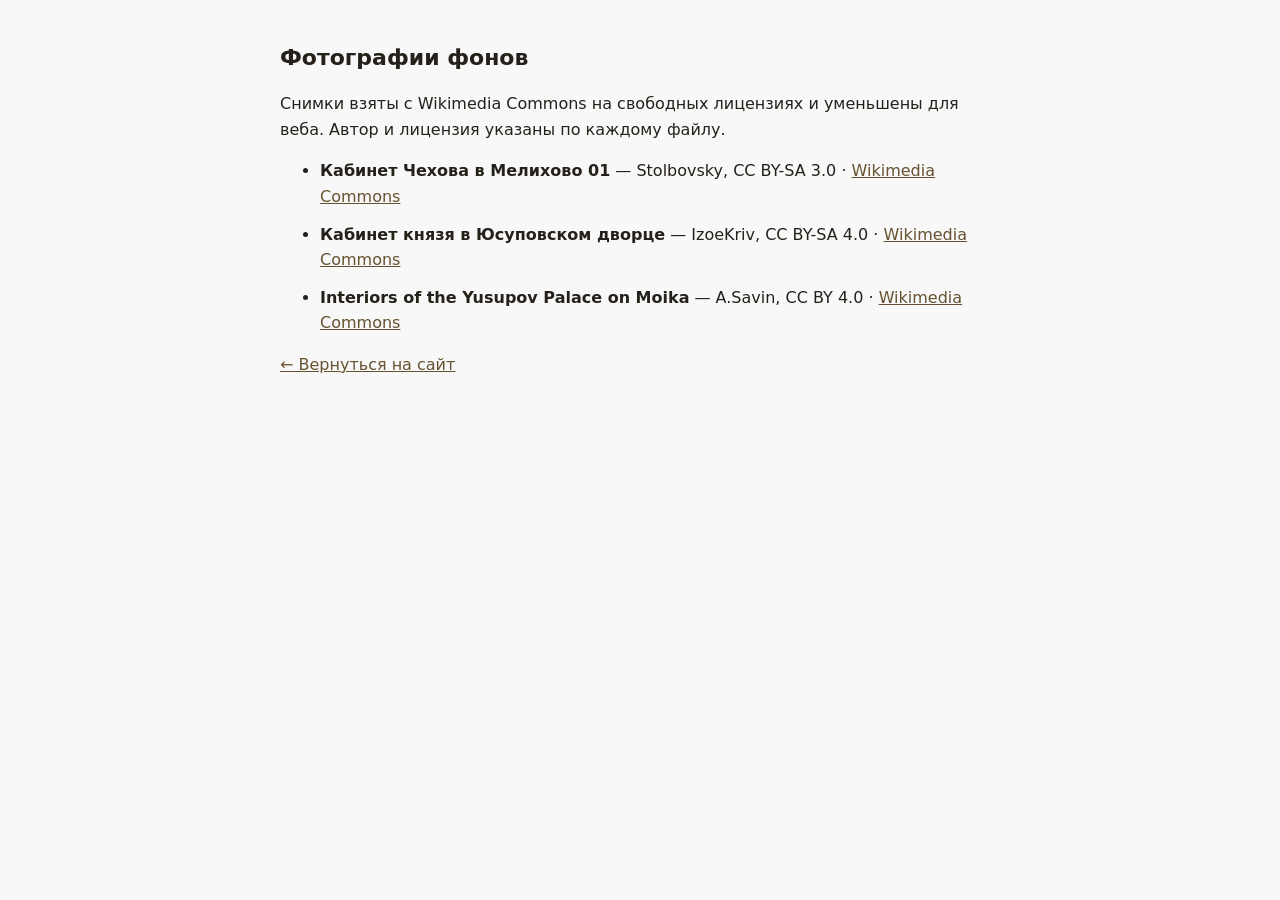
<file: credits.html>
<!doctype html>
<html lang="ru"><head><meta charset="utf-8"><meta name="viewport" content="width=device-width,initial-scale=1"><meta name="robots" content="noindex, nofollow, noarchive"><title>Фотографии фонов — Нотариус Таракановский</title><style>body{max-width:720px;margin:40px auto;padding:0 20px;font:16px/1.6 system-ui,Segoe UI,Arial,sans-serif;color:#25211a;background:#f8f8f8}h1{font-size:22px}li{margin:0 0 12px}a{color:#665230}</style></head><body><h1>Фотографии фонов</h1><p>Снимки взяты с Wikimedia Commons на свободных лицензиях и уменьшены для веба. Автор и лицензия указаны по каждому файлу.</p><ul>
<li><b>Кабинет Чехова в Мелихово 01</b> — Stolbovsky, CC BY-SA 3.0 · <a href="https://commons.wikimedia.org/wiki/File:%D0%9A%D0%B0%D0%B1%D0%B8%D0%BD%D0%B5%D1%82_%D0%A7%D0%B5%D1%85%D0%BE%D0%B2%D0%B0_%D0%B2_%D0%9C%D0%B5%D0%BB%D0%B8%D1%85%D0%BE%D0%B2%D0%BE_01.jpg" target="_blank" rel="noopener">Wikimedia Commons</a></li>
<li><b>Кабинет князя в Юсуповском дворце</b> — IzoeKriv, CC BY-SA 4.0 · <a href="https://commons.wikimedia.org/wiki/File:%D0%9A%D0%B0%D0%B1%D0%B8%D0%BD%D0%B5%D1%82_%D0%BA%D0%BD%D1%8F%D0%B7%D1%8F_%D0%B2_%D0%AE%D1%81%D1%83%D0%BF%D0%BE%D0%B2%D1%81%D0%BA%D0%BE%D0%BC_%D0%B4%D0%B2%D0%BE%D1%80%D1%86%D0%B5.jpg" target="_blank" rel="noopener">Wikimedia Commons</a></li>
<li><b>Interiors of the Yusupov Palace on Moika</b> — A.Savin, CC BY 4.0 · <a href="https://commons.wikimedia.org/wiki/File:20230520_Interiors_of_the_Yusupov_Palace_on_Moika_218.jpg" target="_blank" rel="noopener">Wikimedia Commons</a></li>
</ul><p><a href="https://kristall2002-art.github.io/notary-tarakanovsky-v2/">← Вернуться на сайт</a></p></body></html>
</file>
<file: assets/fonts.css>
@font-face{font-family:'Inter';font-style:normal;font-weight:400;font-display:swap;src:url(fonts/inter-400-cyrillic-ext.woff2) format('woff2');unicode-range:U+0460-052F, U+1C80-1C8A, U+20B4, U+2DE0-2DFF, U+A640-A69F, U+FE2E-FE2F}
@font-face{font-family:'Inter';font-style:normal;font-weight:400;font-display:swap;src:url(fonts/inter-400-cyrillic.woff2) format('woff2');unicode-range:U+0301, U+0400-045F, U+0490-0491, U+04B0-04B1, U+2116}
@font-face{font-family:'Inter';font-style:normal;font-weight:400;font-display:swap;src:url(fonts/inter-400-latin-ext.woff2) format('woff2');unicode-range:U+0100-02BA, U+02BD-02C5, U+02C7-02CC, U+02CE-02D7, U+02DD-02FF, U+0304, U+0308, U+0329, U+1D00-1DBF, U+1E00-1E9F, U+1EF2-1EFF, U+2020, U+20A0-20AB, U+20AD-20C0, U+2113, U+2C60-2C7F, U+A720-A7FF}
@font-face{font-family:'Inter';font-style:normal;font-weight:400;font-display:swap;src:url(fonts/inter-400-latin.woff2) format('woff2');unicode-range:U+0000-00FF, U+0131, U+0152-0153, U+02BB-02BC, U+02C6, U+02DA, U+02DC, U+0304, U+0308, U+0329, U+2000-206F, U+20AC, U+2122, U+2191, U+2193, U+2212, U+2215, U+FEFF, U+FFFD}
@font-face{font-family:'Inter';font-style:normal;font-weight:500;font-display:swap;src:url(fonts/inter-500-cyrillic-ext.woff2) format('woff2');unicode-range:U+0460-052F, U+1C80-1C8A, U+20B4, U+2DE0-2DFF, U+A640-A69F, U+FE2E-FE2F}
@font-face{font-family:'Inter';font-style:normal;font-weight:500;font-display:swap;src:url(fonts/inter-500-cyrillic.woff2) format('woff2');unicode-range:U+0301, U+0400-045F, U+0490-0491, U+04B0-04B1, U+2116}
@font-face{font-family:'Inter';font-style:normal;font-weight:500;font-display:swap;src:url(fonts/inter-500-latin-ext.woff2) format('woff2');unicode-range:U+0100-02BA, U+02BD-02C5, U+02C7-02CC, U+02CE-02D7, U+02DD-02FF, U+0304, U+0308, U+0329, U+1D00-1DBF, U+1E00-1E9F, U+1EF2-1EFF, U+2020, U+20A0-20AB, U+20AD-20C0, U+2113, U+2C60-2C7F, U+A720-A7FF}
@font-face{font-family:'Inter';font-style:normal;font-weight:500;font-display:swap;src:url(fonts/inter-500-latin.woff2) format('woff2');unicode-range:U+0000-00FF, U+0131, U+0152-0153, U+02BB-02BC, U+02C6, U+02DA, U+02DC, U+0304, U+0308, U+0329, U+2000-206F, U+20AC, U+2122, U+2191, U+2193, U+2212, U+2215, U+FEFF, U+FFFD}
@font-face{font-family:'Inter';font-style:normal;font-weight:600;font-display:swap;src:url(fonts/inter-600-cyrillic-ext.woff2) format('woff2');unicode-range:U+0460-052F, U+1C80-1C8A, U+20B4, U+2DE0-2DFF, U+A640-A69F, U+FE2E-FE2F}
@font-face{font-family:'Inter';font-style:normal;font-weight:600;font-display:swap;src:url(fonts/inter-600-cyrillic.woff2) format('woff2');unicode-range:U+0301, U+0400-045F, U+0490-0491, U+04B0-04B1, U+2116}
@font-face{font-family:'Inter';font-style:normal;font-weight:600;font-display:swap;src:url(fonts/inter-600-latin-ext.woff2) format('woff2');unicode-range:U+0100-02BA, U+02BD-02C5, U+02C7-02CC, U+02CE-02D7, U+02DD-02FF, U+0304, U+0308, U+0329, U+1D00-1DBF, U+1E00-1E9F, U+1EF2-1EFF, U+2020, U+20A0-20AB, U+20AD-20C0, U+2113, U+2C60-2C7F, U+A720-A7FF}
@font-face{font-family:'Inter';font-style:normal;font-weight:600;font-display:swap;src:url(fonts/inter-600-latin.woff2) format('woff2');unicode-range:U+0000-00FF, U+0131, U+0152-0153, U+02BB-02BC, U+02C6, U+02DA, U+02DC, U+0304, U+0308, U+0329, U+2000-206F, U+20AC, U+2122, U+2191, U+2193, U+2212, U+2215, U+FEFF, U+FFFD}
@font-face{font-family:'Inter';font-style:normal;font-weight:700;font-display:swap;src:url(fonts/inter-700-cyrillic-ext.woff2) format('woff2');unicode-range:U+0460-052F, U+1C80-1C8A, U+20B4, U+2DE0-2DFF, U+A640-A69F, U+FE2E-FE2F}
@font-face{font-family:'Inter';font-style:normal;font-weight:700;font-display:swap;src:url(fonts/inter-700-cyrillic.woff2) format('woff2');unicode-range:U+0301, U+0400-045F, U+0490-0491, U+04B0-04B1, U+2116}
@font-face{font-family:'Inter';font-style:normal;font-weight:700;font-display:swap;src:url(fonts/inter-700-latin-ext.woff2) format('woff2');unicode-range:U+0100-02BA, U+02BD-02C5, U+02C7-02CC, U+02CE-02D7, U+02DD-02FF, U+0304, U+0308, U+0329, U+1D00-1DBF, U+1E00-1E9F, U+1EF2-1EFF, U+2020, U+20A0-20AB, U+20AD-20C0, U+2113, U+2C60-2C7F, U+A720-A7FF}
@font-face{font-family:'Inter';font-style:normal;font-weight:700;font-display:swap;src:url(fonts/inter-700-latin.woff2) format('woff2');unicode-range:U+0000-00FF, U+0131, U+0152-0153, U+02BB-02BC, U+02C6, U+02DA, U+02DC, U+0304, U+0308, U+0329, U+2000-206F, U+20AC, U+2122, U+2191, U+2193, U+2212, U+2215, U+FEFF, U+FFFD}
@font-face{font-family:'Cormorant Garamond';font-style:normal;font-weight:500;font-display:swap;src:url(fonts/cormorant-garamond-500-cyrillic-ext.woff2) format('woff2');unicode-range:U+0460-052F, U+1C80-1C8A, U+20B4, U+2DE0-2DFF, U+A640-A69F, U+FE2E-FE2F}
@font-face{font-family:'Cormorant Garamond';font-style:normal;font-weight:500;font-display:swap;src:url(fonts/cormorant-garamond-500-cyrillic.woff2) format('woff2');unicode-range:U+0301, U+0400-045F, U+0490-0491, U+04B0-04B1, U+2116}
@font-face{font-family:'Cormorant Garamond';font-style:normal;font-weight:500;font-display:swap;src:url(fonts/cormorant-garamond-500-latin-ext.woff2) format('woff2');unicode-range:U+0100-02BA, U+02BD-02C5, U+02C7-02CC, U+02CE-02D7, U+02DD-02FF, U+0304, U+0308, U+0329, U+1D00-1DBF, U+1E00-1E9F, U+1EF2-1EFF, U+2020, U+20A0-20AB, U+20AD-20C0, U+2113, U+2C60-2C7F, U+A720-A7FF}
@font-face{font-family:'Cormorant Garamond';font-style:normal;font-weight:500;font-display:swap;src:url(fonts/cormorant-garamond-500-latin.woff2) format('woff2');unicode-range:U+0000-00FF, U+0131, U+0152-0153, U+02BB-02BC, U+02C6, U+02DA, U+02DC, U+0304, U+0308, U+0329, U+2000-206F, U+20AC, U+2122, U+2191, U+2193, U+2212, U+2215, U+FEFF, U+FFFD}
@font-face{font-family:'Cormorant Garamond';font-style:normal;font-weight:600;font-display:swap;src:url(fonts/cormorant-garamond-600-cyrillic-ext.woff2) format('woff2');unicode-range:U+0460-052F, U+1C80-1C8A, U+20B4, U+2DE0-2DFF, U+A640-A69F, U+FE2E-FE2F}
@font-face{font-family:'Cormorant Garamond';font-style:normal;font-weight:600;font-display:swap;src:url(fonts/cormorant-garamond-600-cyrillic.woff2) format('woff2');unicode-range:U+0301, U+0400-045F, U+0490-0491, U+04B0-04B1, U+2116}
@font-face{font-family:'Cormorant Garamond';font-style:normal;font-weight:600;font-display:swap;src:url(fonts/cormorant-garamond-600-latin-ext.woff2) format('woff2');unicode-range:U+0100-02BA, U+02BD-02C5, U+02C7-02CC, U+02CE-02D7, U+02DD-02FF, U+0304, U+0308, U+0329, U+1D00-1DBF, U+1E00-1E9F, U+1EF2-1EFF, U+2020, U+20A0-20AB, U+20AD-20C0, U+2113, U+2C60-2C7F, U+A720-A7FF}
@font-face{font-family:'Cormorant Garamond';font-style:normal;font-weight:600;font-display:swap;src:url(fonts/cormorant-garamond-600-latin.woff2) format('woff2');unicode-range:U+0000-00FF, U+0131, U+0152-0153, U+02BB-02BC, U+02C6, U+02DA, U+02DC, U+0304, U+0308, U+0329, U+2000-206F, U+20AC, U+2122, U+2191, U+2193, U+2212, U+2215, U+FEFF, U+FFFD}
</file>
<file: assets/style.css>
/* ===== Нотариус Таракановский — вариант 2, оформление TrustFlow ===== */
:root{
  --ink:#191919; --ink-70:rgba(25,25,25,.70); --ink-50:rgba(25,25,25,.50); --ink-40:rgba(25,25,25,.40); --ink-30:rgba(25,25,25,.30);
  --paper:#ffffff; --panel:#F4F3F3; --panel-h:#eaeaea; --line:#e5e3e0;
  --sans:'Inter',-apple-system,'Segoe UI',Arial,sans-serif;
  --serif:'Cormorant Garamond',Georgia,'Times New Roman',serif;
  --r:10px; --fs:1;
}
*{box-sizing:border-box}
html{-webkit-text-size-adjust:100%}
html,body{max-width:100%;overflow-x:hidden}
body{margin:0;background:var(--paper);color:var(--ink);font-family:var(--sans);font-size:calc(16px*var(--fs));line-height:1.55;-webkit-font-smoothing:antialiased}
img{max-width:100%;display:block}
a{color:inherit;text-decoration:none}
ul{margin:0;padding:0;list-style:none}
button{font:inherit;color:inherit;background:none;border:0;cursor:pointer;padding:0}
h1,h2,h3{margin:0;font-weight:600}
p{margin:0}
.container{max-width:1180px;margin:0 auto;padding:0 24px}
@media (max-width:640px){.container{padding:0 18px}}

/* ---------- служебное ---------- */
.kicker{display:block;font-size:13px;letter-spacing:.16em;text-transform:uppercase;color:var(--ink-50);font-weight:600}
.h-serif{font-family:var(--serif);font-weight:500;letter-spacing:-.01em;line-height:1.08}
.lead{color:var(--ink-70);font-size:15.5px;line-height:1.6;max-width:640px}
.btn{display:inline-flex;align-items:center;justify-content:center;gap:8px;height:48px;padding:0 26px;border-radius:8px;font-weight:500;font-size:15px;white-space:nowrap;transition:background .2s,color .2s,border-color .2s,transform .15s,box-shadow .2s}
.btn .ico{width:16px;height:16px}
.btn-dark{background:var(--ink);color:#fff}
.btn-dark:hover,.btn-dark:focus-visible{background:rgba(25,25,25,.88);transform:translateY(-1px);box-shadow:0 6px 18px rgba(25,25,25,.18)}
.btn-dark:active{transform:translateY(0);box-shadow:none}
.btn-line{background:transparent;color:var(--ink);border:1.4px solid var(--ink-30)}
.btn-line:hover,.btn-line:focus-visible{border-color:var(--ink);transform:translateY(-1px)}
.btn-line:active{transform:translateY(0)}
.btn-sm{height:44px;padding:0 18px;font-size:13.5px}
.ico{width:20px;height:20px;fill:none;stroke:currentColor;stroke-width:1.7;stroke-linecap:round;stroke-linejoin:round;display:inline-block;flex:none}

/* ---------- header ---------- */
.hdr{position:fixed;top:0;left:0;right:0;z-index:60;padding:18px 0}
.hdr.scrolled{background:rgba(255,255,255,.86);backdrop-filter:blur(10px);-webkit-backdrop-filter:blur(10px);border-bottom:1px solid var(--line);padding:12px 0}
.hdr-in{display:flex;align-items:center;gap:24px}
.brand{display:flex;align-items:center;gap:10px;margin-right:auto;min-width:0;min-height:44px;flex:1 1 auto}
.brand img{width:38px;height:38px;border-radius:50%;object-fit:cover;flex:none;border:1.5px solid rgba(255,255,255,.7)}
.hdr.scrolled .brand img{border-color:var(--line)}
.brand span{min-width:0;overflow:hidden}
.brand b{display:block;font-family:var(--serif);font-weight:600;font-size:19px;white-space:nowrap;overflow:hidden;text-overflow:ellipsis}
.brand small{display:block;font-size:13px;letter-spacing:.04em;text-transform:uppercase;opacity:.7;white-space:nowrap;overflow:hidden;text-overflow:ellipsis}
@media (max-width:420px){.brand small{display:none}}
.hdr-nav{display:flex;align-items:center;gap:26px;flex:none}
.hdr-nav a{display:inline-flex;align-items:center;min-height:44px;font-size:14px;font-weight:500;opacity:.78;transition:opacity .2s}
.hdr-nav a:hover{opacity:1}
.hdr-tools{display:flex;align-items:center;gap:6px;flex:none}
.tool{width:44px;height:44px;flex:none;border-radius:7px;display:flex;align-items:center;justify-content:center;font-size:13px;font-weight:700;transition:background .2s,transform .15s}
.tool:hover{background:rgba(25,25,25,.08)}
.tool:active{transform:scale(.94)}
.tool[disabled]{opacity:.3;cursor:default}
.tool.on{background:var(--ink);color:#fff}
.hdr-burger{display:none;width:44px;height:44px;flex:none;align-items:center;justify-content:center}
.hdr-cta{display:inline-flex;flex:none}
@media (max-width:640px){.hdr-in{gap:10px}.hdr-tools{gap:4px}}
.on-photo .hdr-nav a, .on-photo .brand, .on-photo .tool{color:#fff}
.on-photo .tool:hover{background:rgba(255,255,255,.18)}
@media (max-width:900px){
  .hdr-nav{display:none}
  .hdr-cta{display:none}
  .hdr-burger{display:flex}
}

/* mobile menu */
.mmenu{position:fixed;inset:0;z-index:70;background:#fff;transform:translateX(100%);transition:transform .3s;overflow-y:auto}
.mmenu.open{transform:translateX(0)}
.mmenu-top{display:flex;justify-content:flex-end;padding:18px}
.mmenu-top button{width:44px;height:44px;display:flex;align-items:center;justify-content:center}
.mmenu ul{padding:0 28px 28px}
.mmenu li a{display:block;padding:16px 0;border-bottom:1px solid var(--line);font-size:20px;font-family:var(--serif);font-weight:500}
.mmenu .btn{margin:10px 28px 0;width:calc(100% - 56px)}

/* ---------- hero ---------- */
.hero{position:relative;min-height:100svh;display:flex;flex-direction:column;overflow:hidden;background:#111}
.hero-bg{position:absolute;inset:0;z-index:0;overflow:hidden}
.hero-bg img{width:100%;height:100%;object-fit:cover;object-position:center 35%;transform:scale(1.08);animation:kenburns 24s ease-in-out infinite alternate}
.hero-bg::after{content:'';position:absolute;inset:0;background:linear-gradient(180deg,rgba(10,10,10,.62) 0%,rgba(10,10,10,.38) 38%,rgba(10,10,10,.72) 100%)}
@keyframes kenburns{from{transform:scale(1.08) translate(0,0)}to{transform:scale(1.16) translate(-1.5%,-1%)}}
@media (prefers-reduced-motion:reduce){.hero-bg img{animation:none}}
.hero-in{position:relative;z-index:2;flex:1;display:flex;flex-direction:column;align-items:center;text-align:center;padding:118px 20px 0;color:#fff}
.hero-in .kicker{color:rgba(255,255,255,.7)}
.hero h1{font-size:clamp(34px,6.2vw,74px);margin-top:16px}
.hero h1 span{display:block}
.hero .lead{color:rgba(255,255,255,.82);max-width:460px;margin:20px auto 0;font-size:15.5px}
.hero .btn{margin-top:30px}

/* нижняя карточка «что мы делаем» */
.hero-panel-wrap{position:relative;z-index:2;width:100%;max-width:980px;margin:auto auto 0;padding:0 20px}
.hero-panel{background:rgba(255,255,255,.94);backdrop-filter:blur(8px);-webkit-backdrop-filter:blur(8px);border:1px solid rgba(255,255,255,.5);border-bottom:0;border-radius:16px 16px 0 0;padding:34px 30px 0;box-shadow:0 -10px 40px rgba(0,0,0,.14)}
.hp-row1{display:grid;grid-template-columns:1fr 1fr;gap:28px}
.hp-row1 .h-serif{font-size:clamp(22px,2.6vw,32px);margin-top:10px}
.hp-r{align-self:end;color:var(--ink-70);font-size:15px;line-height:1.6}
.hp-div{margin:26px 0 0;height:1px;background:var(--line)}
.hp-row2{display:grid;grid-template-columns:repeat(3,1fr);gap:2px;margin-top:0}
.hp-item{display:flex;align-items:center;justify-content:space-between;gap:10px;background:var(--panel);padding:16px 18px;cursor:pointer;transition:background .2s}
.hp-item:hover{background:var(--panel-h)}
.hp-item .n{color:var(--ink-40);font-weight:600}
.hp-item .sl{margin:0 8px;color:var(--ink-30)}
.hp-item .lbl{font-weight:500;font-size:14.5px}
.hp-item .ico{width:15px;height:15px;color:var(--ink-40);transition:transform .2s,color .2s}
.hp-item:hover .ico{color:var(--ink);transform:translateX(3px)}
@media (max-width:760px){
  .hp-row1{grid-template-columns:1fr}
  .hp-row2{grid-template-columns:1fr}
  .hero-panel{border-radius:14px 14px 0 0;padding:26px 20px 0}
}

/* ---------- секции ---------- */
section{padding:96px 0}
@media (max-width:760px){section{padding:64px 0}}
.sec-head{max-width:640px;margin-bottom:48px}
.sec-head .h-serif{font-size:clamp(28px,3.6vw,44px);margin-top:12px}
.sec-alt{background:var(--panel)}

/* услуги */
.svc-grid{display:grid;grid-template-columns:repeat(2,1fr);gap:14px}
@media (max-width:760px){.svc-grid{grid-template-columns:1fr}}
.svc-card{border:1px solid var(--line);border-radius:14px;background:#fff;overflow:hidden;transition:box-shadow .25s ease,border-color .25s ease}
.svc-card:hover,.svc-card:focus-within{border-color:var(--ink-30);box-shadow:0 10px 28px rgba(25,25,25,.07)}
.svc-head{width:100%;display:flex;align-items:center;gap:14px;padding:20px 20px;text-align:left}
.svc-ic{width:42px;height:42px;border-radius:10px;background:var(--panel);display:flex;align-items:center;justify-content:center;flex:none}
.svc-ic .ico{width:20px;height:20px}
.svc-t{flex:1;min-width:0}
.svc-t b{display:block;font-size:15.5px;font-weight:600}
.svc-t small{display:block;color:var(--ink-50);font-size:13px;margin-top:2px}
.svc-n{font-size:13px;color:var(--ink-40);font-weight:600;flex:none}
.svc-pl{width:22px;height:22px;border-radius:50%;background:var(--panel);display:flex;align-items:center;justify-content:center;flex:none;transition:transform .25s,background .2s}
.svc-pl .ico{width:12px;height:12px}
.svc-card[aria-open="true"] .svc-pl{transform:rotate(45deg);background:var(--ink);color:#fff}
.svc-drop{max-height:0;overflow:hidden;transition:max-height .3s ease}
.svc-drop ul{padding:0 20px 6px 76px}
.svc-drop li{position:relative;padding:7px 0;font-size:15px;color:var(--ink-70);border-top:1px solid var(--line)}
.svc-drop li:first-child{border-top:0}
.svc-drop .svc-book{margin:14px 20px 20px 76px}
@media (max-width:520px){.svc-drop ul,.svc-drop .svc-book{padding-left:20px;margin-left:20px}}

/* о нотариусе */
.about-wrap{display:grid;grid-template-columns:1.1fr .9fr;gap:56px;align-items:start}
@media (max-width:860px){.about-wrap{grid-template-columns:1fr;gap:36px}}
.about-photo{border-radius:16px;overflow:hidden;aspect-ratio:4/5}
.about-photo img{width:100%;height:100%;object-fit:cover}
.about-txt p{color:var(--ink-70);margin-top:14px;font-size:15px}
.cred-grid{display:grid;grid-template-columns:1fr 1fr;gap:16px;margin-top:28px}
.cred-i small{display:block;font-size:13px;text-transform:uppercase;letter-spacing:.06em;color:var(--ink-40)}
.cred-i b{display:block;margin-top:4px;font-size:15px;font-weight:600}
.quote{margin-top:26px;padding:20px 22px;background:var(--panel);border-radius:14px;font-family:var(--serif);font-size:19px;line-height:1.4}

/* мини-галерея интерьера */
.gallery-head{margin-top:64px}
.gallery-head h3{font-family:var(--serif);font-weight:500;font-size:22px}
.gallery-grid{display:grid;grid-template-columns:repeat(3,1fr);gap:16px;margin-top:24px}
@media (max-width:760px){.gallery-grid{grid-template-columns:1fr}}
.gallery-item{border-radius:14px;overflow:hidden;aspect-ratio:4/3}
.gallery-item img{width:100%;height:100%;object-fit:cover;transition:transform .5s ease}
.gallery-item:hover img,.gallery-item:active img,.gallery-item:focus-within img{transform:scale(1.045)}

/* фото-полоса между секциями */
.photo-band{width:100%;height:clamp(160px,26vw,320px);overflow:hidden}
.photo-band img{width:100%;height:100%;object-fit:cover;object-position:center 78%}

/* как проходит */
.steps{display:grid;grid-template-columns:repeat(5,1fr);gap:16px}
@media (max-width:900px){.steps{grid-template-columns:repeat(2,1fr)}}
@media (max-width:520px){.steps{grid-template-columns:1fr}}
.step{padding:22px 4px}
.step-n{font-family:var(--serif);font-size:28px;color:var(--ink-30);font-weight:600}
.step b{display:block;margin-top:10px;font-size:15.5px}
.step p{color:var(--ink-70);font-size:15px;margin-top:6px;line-height:1.55}

/* отзывы */
.rv-top{display:flex;align-items:center;gap:16px;flex-wrap:wrap;margin-bottom:36px}
.rv-badge{display:flex;align-items:center;gap:10px;padding:10px 16px;border-radius:999px;background:var(--panel);font-size:14px;font-weight:600}
.rv-links a{display:inline-flex;align-items:center;min-height:44px;font-size:13.5px;color:var(--ink-70);border-bottom:1px solid var(--ink-30);margin-right:18px}
.rv-grid{display:grid;grid-template-columns:repeat(2,1fr);gap:16px}
@media (max-width:760px){.rv-grid{grid-template-columns:1fr}}
.rv-card{border:1px solid var(--line);border-radius:14px;padding:22px;transition:box-shadow .25s ease}
.rv-card:hover{box-shadow:0 10px 28px rgba(25,25,25,.07)}
.rv-stars{color:#c9a227;letter-spacing:2px;font-size:14px}
.rv-card p{margin-top:10px;font-size:15px;color:var(--ink-70);line-height:1.6}
.rv-tag{margin-top:14px;font-size:13px;color:var(--ink-40);text-transform:uppercase;letter-spacing:.05em}

/* faq */
.faq-i{border-top:1px solid var(--line)}
.faq-i:last-child{border-bottom:1px solid var(--line)}
.faq-i>button{width:100%;display:flex;align-items:center;justify-content:space-between;gap:16px;padding:20px 4px;text-align:left;font-size:16px;font-weight:500}
.faq-i .pl{width:22px;height:22px;border-radius:50%;background:var(--panel);display:flex;align-items:center;justify-content:center;flex:none;transition:transform .25s}
.faq-i .pl .ico{width:12px;height:12px}
.faq-i[data-open="1"] .pl{transform:rotate(45deg)}
.faq-i>div{max-height:0;overflow:hidden;transition:max-height .3s ease}
.faq-i>div p{padding:0 4px 20px;color:var(--ink-70);font-size:15px;line-height:1.6;max-width:62ch}

/* материалы конторы (CTA-плашка) */
.materials{border:1px solid var(--line);border-radius:16px;padding:36px;display:flex;align-items:center;justify-content:space-between;gap:20px;flex-wrap:wrap}
.materials h3{font-family:var(--serif);font-size:22px;font-weight:500}
.materials p{color:var(--ink-70);font-size:15px;margin-top:6px;max-width:520px}

/* контакты */
.contacts-wrap{display:grid;grid-template-columns:1fr 1fr;gap:56px;align-items:start}
@media (max-width:900px){.contacts-wrap{grid-template-columns:1fr;gap:40px}}
.cinfo-i{display:flex;gap:14px;padding:16px 0;border-top:1px solid var(--line)}
.cinfo-i:first-child{border-top:0}
.cinfo-ic{width:38px;height:38px;border-radius:10px;background:var(--panel);display:flex;align-items:center;justify-content:center;flex:none}
.cinfo-ic .ico{width:18px;height:18px}
.cinfo-t small{display:block;font-size:13px;text-transform:uppercase;letter-spacing:.06em;color:var(--ink-40)}
.cinfo-t div{margin-top:3px;font-size:15px}
.cinfo-t a{display:inline-block;padding:11px 0;border-bottom:1px solid var(--ink-30)}
.form-card{background:var(--panel);border-radius:16px;padding:30px}
.fld{margin-bottom:14px}
.fld label{display:block;font-size:13px;font-weight:600;margin-bottom:6px;color:var(--ink-70)}
.fld input,.fld select,.fld textarea{width:100%;padding:12px 14px;border:1.4px solid var(--line);border-radius:9px;background:#fff;font:inherit;font-size:16px;color:var(--ink);min-height:44px}
.fld input:focus,.fld select:focus,.fld textarea:focus{outline:2px solid var(--ink);outline-offset:1px}
.fld textarea{resize:vertical;min-height:70px}
.fld.err input,.fld.err select{border-color:#b4453b}
.ferr{display:none;color:#b4453b;font-size:13px;margin-top:5px}
.fld.err .ferr{display:block}
.form-note{font-size:13px;color:var(--ink-50);margin-top:4px}
.fok{margin-top:12px;font-size:15px;font-weight:600;display:none}
.fok.show{display:block}

/* footer */
footer{background:var(--ink);color:rgba(255,255,255,.72);padding:52px 0 28px}
footer a{color:#fff}
.foot-top{display:flex;justify-content:space-between;gap:24px;flex-wrap:wrap;padding-bottom:28px;border-bottom:1px solid rgba(255,255,255,.14)}
.foot-brand{display:flex;align-items:center;gap:10px;min-height:44px}
.foot-brand img{width:34px;height:34px;border-radius:50%;object-fit:cover}
.foot-brand b{color:#fff;font-family:var(--serif);font-size:17px}
.foot-links{display:flex;gap:22px;flex-wrap:wrap;font-size:13.5px}
.foot-links a{display:inline-flex;align-items:center;min-height:44px}
.foot-bottom{padding-top:22px;font-size:13px;line-height:1.7}
.foot-bottom p{margin-bottom:6px}

/* модалка материалов */
.modal{position:fixed;inset:0;z-index:90;display:flex;align-items:flex-end;justify-content:center;background:rgba(10,10,10,.5);opacity:0;pointer-events:none;transition:opacity .2s}
.modal.open{opacity:1;pointer-events:auto}
.modal[hidden]{display:none}
.mbox{background:#fff;border-radius:18px 18px 0 0;width:100%;max-width:760px;max-height:88vh;display:flex;flex-direction:column;transform:translateY(30px);transition:transform .25s}
.modal.open .mbox{transform:translateY(0)}
@media (min-width:760px){.modal{align-items:center}.mbox{border-radius:18px;max-height:82vh}}
.mhead{display:flex;align-items:flex-start;gap:14px;padding:22px 24px 16px;border-bottom:1px solid var(--line)}
.mhead .cic{width:36px;height:36px;border-radius:10px;background:var(--panel);display:flex;align-items:center;justify-content:center;flex:none}
.mhead h3{font-family:var(--serif);font-size:20px;font-weight:500}
.mhead .msub{font-size:13px;color:var(--ink-50);margin-top:2px}
.mclose{margin-left:auto;width:44px;height:44px;border-radius:8px;display:flex;align-items:center;justify-content:center;flex:none}
.mclose:hover{background:var(--panel)}
.info-tabs{display:flex;gap:6px;padding:14px 24px 0;flex-wrap:wrap}
.info-tabs button{display:inline-flex;align-items:center;min-height:44px;padding:8px 16px;border-radius:999px;font-size:13px;font-weight:600;background:var(--panel);color:var(--ink-60,var(--ink-70))}
.info-tabs button[aria-selected="true"]{background:var(--ink);color:#fff}
.info-body{padding:16px 24px 26px;overflow-y:auto}
.info-i{border-top:1px solid var(--line)}
.info-i:last-child{border-bottom:1px solid var(--line)}
.info-i>button{width:100%;display:flex;justify-content:space-between;gap:14px;align-items:center;min-height:44px;padding:15px 2px;text-align:left;font-size:14.5px;font-weight:600}
.info-i .pl{width:20px;height:20px;border-radius:50%;background:var(--panel);display:flex;align-items:center;justify-content:center;flex:none;transition:transform .25s}
.info-i .pl .ico{width:11px;height:11px}
.info-i.open .pl{transform:rotate(45deg)}
.info-i>div{max-height:0;overflow:hidden;transition:max-height .3s ease}
.info-i>div p{font-size:15px;color:var(--ink-70);line-height:1.6;padding:0 2px 12px;max-width:62ch}
.info-i>div h4{font-size:13px;text-transform:uppercase;letter-spacing:.04em;color:var(--ink-50);padding:10px 2px 4px}
.info-i>div ul{padding:0 2px 12px 18px;list-style:disc}
.info-i>div li{font-size:15px;color:var(--ink-70);line-height:1.55;margin-bottom:5px;max-width:62ch}
.info-f{display:inline-flex;align-items:center;min-height:44px;gap:8px;margin:6px 2px 10px;padding:9px 14px;border-radius:9px;background:var(--panel);font-size:13px;font-weight:600}
.info-f .ico{width:15px;height:15px}
.info-body table{width:100%;border-collapse:collapse;margin:10px 0;font-size:13px}
.info-body td{padding:6px 8px;border:1px solid var(--line)}

/* режим для слабовидящих: усиливаем контраст переопределением переменных цвета */
html[data-hc="1"]{
  --ink-70:#000; --ink-50:#000; --ink-40:#000; --ink-30:#000;
  --panel:#fff; --panel-h:#eee; --line:#000;
}
html[data-hc="1"] body{background:#fff;color:#000}
html[data-hc="1"] a{text-decoration:underline}
html[data-hc="1"] .btn-dark{background:#000;color:#fff}
html[data-hc="1"] .btn-line{border-color:#000}
html[data-hc="1"] .svc-card,html[data-hc="1"] .rv-card,html[data-hc="1"] .materials,html[data-hc="1"] .form-card{border:2px solid #000}
html[data-hc="1"] .svc-ic,html[data-hc="1"] .hp-item,html[data-hc="1"] .cinfo-ic{border:1.5px solid #000}
html[data-hc="1"] .hero-bg::after{background:rgba(0,0,0,.82)}
html[data-hc="1"] .hero-panel{background:#fff}
html[data-hc="1"] *{text-shadow:none !important}

/* скролл к якорям под фикс-хедером */
:target,section[id]{scroll-margin-top:84px}

/* ---------- сдержанная анимация появления при прокрутке ---------- */
.js-anim [data-reveal]{
  opacity:0;
  transform:translateY(18px);
  transition:opacity .65s cubic-bezier(.22,.61,.36,1),transform .65s cubic-bezier(.22,.61,.36,1);
  transition-delay:calc(min(var(--i,0),6) * 55ms);
}
.js-anim [data-reveal].in-view{opacity:1;transform:none}

@media (prefers-reduced-motion:reduce){
  .hero-bg img{animation:none}
  .js-anim [data-reveal]{opacity:1;transform:none;transition:none}
  .btn-dark:hover,.btn-dark:focus-visible,.btn-dark:active,
  .btn-line:hover,.btn-line:focus-visible,.btn-line:active,
  .tool:active,.gallery-item img{transition:none;transform:none}
}

/* утилиты */
.sr-only{position:absolute;width:1px;height:1px;overflow:hidden;clip:rect(0,0,0,0);white-space:nowrap}
</file>
